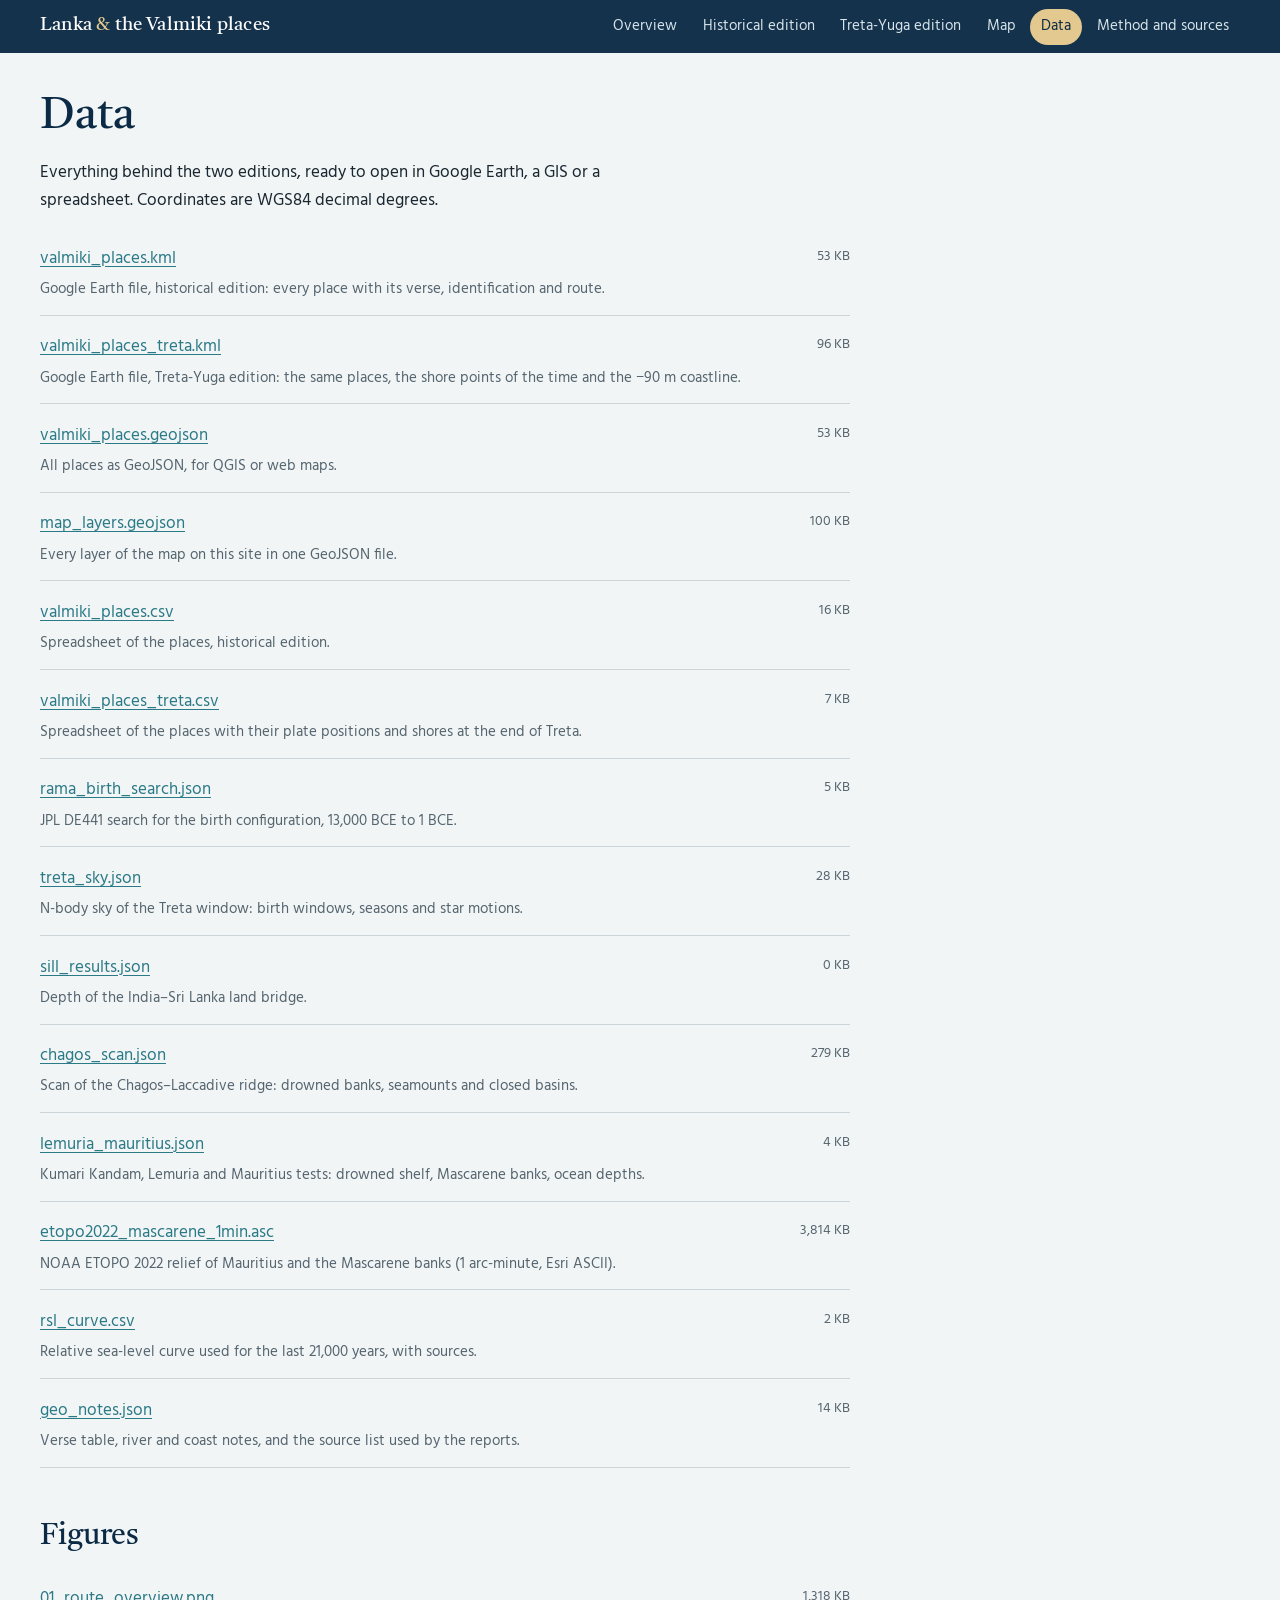
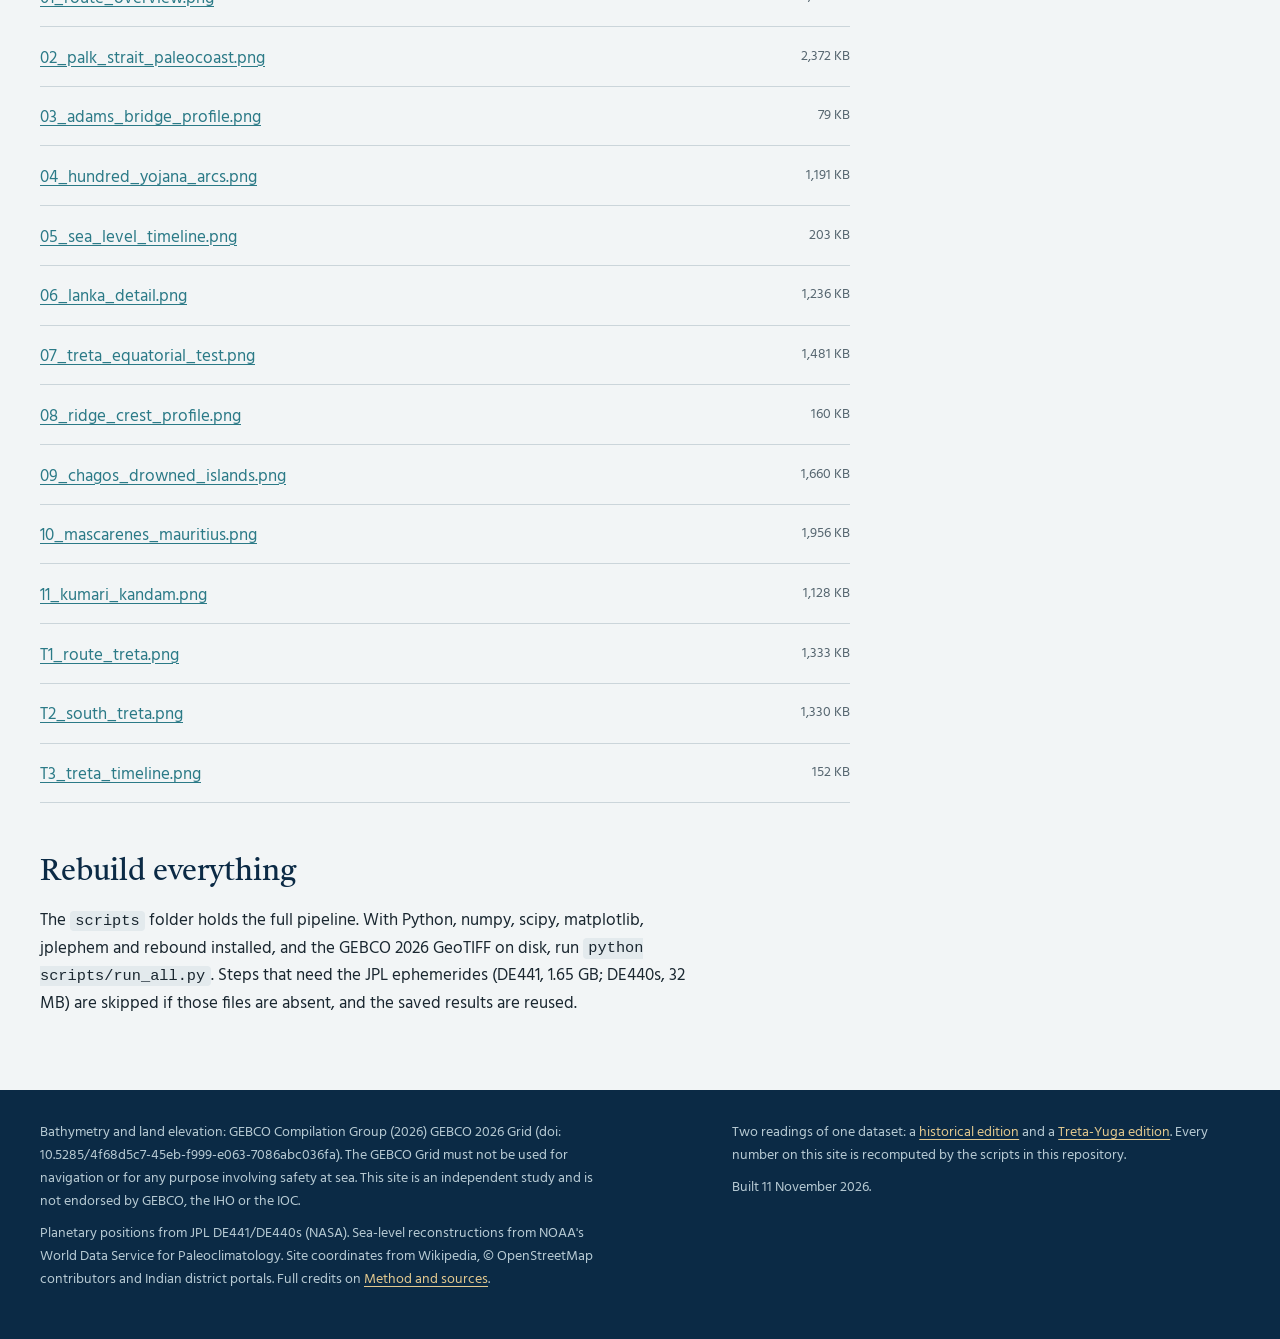
<file: data.html>
<!doctype html>
<html lang="en">
<head>
<meta charset="utf-8">
<meta name="viewport" content="width=device-width, initial-scale=1">
<meta name="color-scheme" content="light">
<meta name="description" content="Downloads: KML, GeoJSON and CSV of the places, and every computed result.">
<meta property="og:title" content="Data — Lanka and the places of the Valmiki Ramayana">
<meta property="og:description" content="Downloads: KML, GeoJSON and CSV of the places, and every computed result.">
<meta property="og:image" content="assets/og.png">
<title>Data — Lanka and the places of the Valmiki Ramayana</title>
<link rel="icon" href="assets/favicon.svg" type="image/svg+xml">
<link rel='preconnect' href='https://fonts.googleapis.com'><link rel='preconnect' href='https://fonts.gstatic.com' crossorigin><link href='https://fonts.googleapis.com/css2?family=Hind:wght@400;500;600&family=Tiro+Devanagari+Sanskrit&display=swap' rel='stylesheet'>
<link rel="stylesheet" href="assets/site.css?v=c55d9e6e4b">

</head>
<body class="">
<header class="topbar">
  <div class="topbar-inner">
    <a class="brand" href="index.html">Lanka <span>&amp;</span> the Valmiki places</a>
    <button class="nav-toggle" aria-expanded="false" aria-controls="site-nav">Menu</button>
    <nav class="nav" id="site-nav" aria-label="Site"><a href='index.html'>Overview</a><a href='report.html'>Historical edition</a><a href='report_treta_yuga.html'>Treta-Yuga edition</a><a href='map.html'>Map</a><a href='data.html' aria-current="page">Data</a><a href='about.html'>Method and sources</a></nav>
  </div>
</header>
<main><div class="wrap">
<h1>Data</h1>
<p>Everything behind the two editions, ready to open in Google Earth, a GIS or a spreadsheet. Coordinates are WGS84
decimal degrees.</p>
<ul class="downloads"><li><a href='data/valmiki_places.kml' download>valmiki_places.kml</a><span class='size'>53 KB</span><span class='what'>Google Earth file, historical edition: every place with its verse, identification and route.</span></li><li><a href='data/valmiki_places_treta.kml' download>valmiki_places_treta.kml</a><span class='size'>96 KB</span><span class='what'>Google Earth file, Treta-Yuga edition: the same places, the shore points of the time and the −90 m coastline.</span></li><li><a href='data/valmiki_places.geojson' download>valmiki_places.geojson</a><span class='size'>53 KB</span><span class='what'>All places as GeoJSON, for QGIS or web maps.</span></li><li><a href='data/map_layers.geojson' download>map_layers.geojson</a><span class='size'>100 KB</span><span class='what'>Every layer of the map on this site in one GeoJSON file.</span></li><li><a href='data/valmiki_places.csv' download>valmiki_places.csv</a><span class='size'>16 KB</span><span class='what'>Spreadsheet of the places, historical edition.</span></li><li><a href='data/valmiki_places_treta.csv' download>valmiki_places_treta.csv</a><span class='size'>7 KB</span><span class='what'>Spreadsheet of the places with their plate positions and shores at the end of Treta.</span></li><li><a href='data/rama_birth_search.json' download>rama_birth_search.json</a><span class='size'>5 KB</span><span class='what'>JPL DE441 search for the birth configuration, 13,000 BCE to 1 BCE.</span></li><li><a href='data/treta_sky.json' download>treta_sky.json</a><span class='size'>28 KB</span><span class='what'>N-body sky of the Treta window: birth windows, seasons and star motions.</span></li><li><a href='data/sill_results.json' download>sill_results.json</a><span class='size'>0 KB</span><span class='what'>Depth of the India–Sri Lanka land bridge.</span></li><li><a href='data/chagos_scan.json' download>chagos_scan.json</a><span class='size'>279 KB</span><span class='what'>Scan of the Chagos–Laccadive ridge: drowned banks, seamounts and closed basins.</span></li><li><a href='data/lemuria_mauritius.json' download>lemuria_mauritius.json</a><span class='size'>4 KB</span><span class='what'>Kumari Kandam, Lemuria and Mauritius tests: drowned shelf, Mascarene banks, ocean depths.</span></li><li><a href='data/etopo/etopo2022_mascarene_1min.asc' download>etopo2022_mascarene_1min.asc</a><span class='size'>3,814 KB</span><span class='what'>NOAA ETOPO 2022 relief of Mauritius and the Mascarene banks (1 arc-minute, Esri ASCII).</span></li><li><a href='data/rsl_curve.csv' download>rsl_curve.csv</a><span class='size'>2 KB</span><span class='what'>Relative sea-level curve used for the last 21,000 years, with sources.</span></li><li><a href='data/geo_notes.json' download>geo_notes.json</a><span class='size'>14 KB</span><span class='what'>Verse table, river and coast notes, and the source list used by the reports.</span></li></ul>
<h2>Figures</h2>
<ul class="downloads"><li><a href='maps/01_route_overview.png'>01_route_overview.png</a><span class='size'>1,318 KB</span></li><li><a href='maps/02_palk_strait_paleocoast.png'>02_palk_strait_paleocoast.png</a><span class='size'>2,372 KB</span></li><li><a href='maps/03_adams_bridge_profile.png'>03_adams_bridge_profile.png</a><span class='size'>79 KB</span></li><li><a href='maps/04_hundred_yojana_arcs.png'>04_hundred_yojana_arcs.png</a><span class='size'>1,191 KB</span></li><li><a href='maps/05_sea_level_timeline.png'>05_sea_level_timeline.png</a><span class='size'>203 KB</span></li><li><a href='maps/06_lanka_detail.png'>06_lanka_detail.png</a><span class='size'>1,236 KB</span></li><li><a href='maps/07_treta_equatorial_test.png'>07_treta_equatorial_test.png</a><span class='size'>1,481 KB</span></li><li><a href='maps/08_ridge_crest_profile.png'>08_ridge_crest_profile.png</a><span class='size'>160 KB</span></li><li><a href='maps/09_chagos_drowned_islands.png'>09_chagos_drowned_islands.png</a><span class='size'>1,660 KB</span></li><li><a href='maps/10_mascarenes_mauritius.png'>10_mascarenes_mauritius.png</a><span class='size'>1,956 KB</span></li><li><a href='maps/11_kumari_kandam.png'>11_kumari_kandam.png</a><span class='size'>1,128 KB</span></li><li><a href='maps/T1_route_treta.png'>T1_route_treta.png</a><span class='size'>1,333 KB</span></li><li><a href='maps/T2_south_treta.png'>T2_south_treta.png</a><span class='size'>1,330 KB</span></li><li><a href='maps/T3_treta_timeline.png'>T3_treta_timeline.png</a><span class='size'>152 KB</span></li></ul>
<h2>Rebuild everything</h2>
<p>The <code>scripts</code> folder holds the full pipeline. With Python, numpy, scipy, matplotlib, jplephem and rebound
installed, and the GEBCO 2026 GeoTIFF on disk, run <code>python scripts/run_all.py</code>. Steps that need the JPL
ephemerides (DE441, 1.65 GB; DE440s, 32 MB) are skipped if those files are absent, and the saved results are reused.</p>
</div></main>
<footer class="footer">
  <div class="footer-inner">
    <div>
      <p>Bathymetry and land elevation: GEBCO Compilation Group (2026) GEBCO 2026 Grid (doi: 10.5285/4f68d5c7-45eb-f999-e063-7086abc036fa). The GEBCO Grid must not be used for navigation
      or for any purpose involving safety at sea. This site is an independent study and is not endorsed by GEBCO,
      the IHO or the IOC.</p>
      <p>Planetary positions from JPL DE441/DE440s (NASA). Sea-level reconstructions from NOAA's World Data Service
      for Paleoclimatology. Site coordinates from Wikipedia, &copy; OpenStreetMap contributors and Indian district
      portals. Full credits on <a href="about.html">Method and sources</a>.</p>
    </div>
    <div>
      <p>Two readings of one dataset: a <a href="report.html">historical edition</a> and a
      <a href="report_treta_yuga.html">Treta-Yuga edition</a>. Every number on this site is recomputed by the scripts in
      this repository.</p>
      <p>Built 11 November 2026.</p>
    </div>
  </div>
</footer>
<script src='assets/site.js?v=b5991a657c' defer></script>
</body>
</html>
</file>
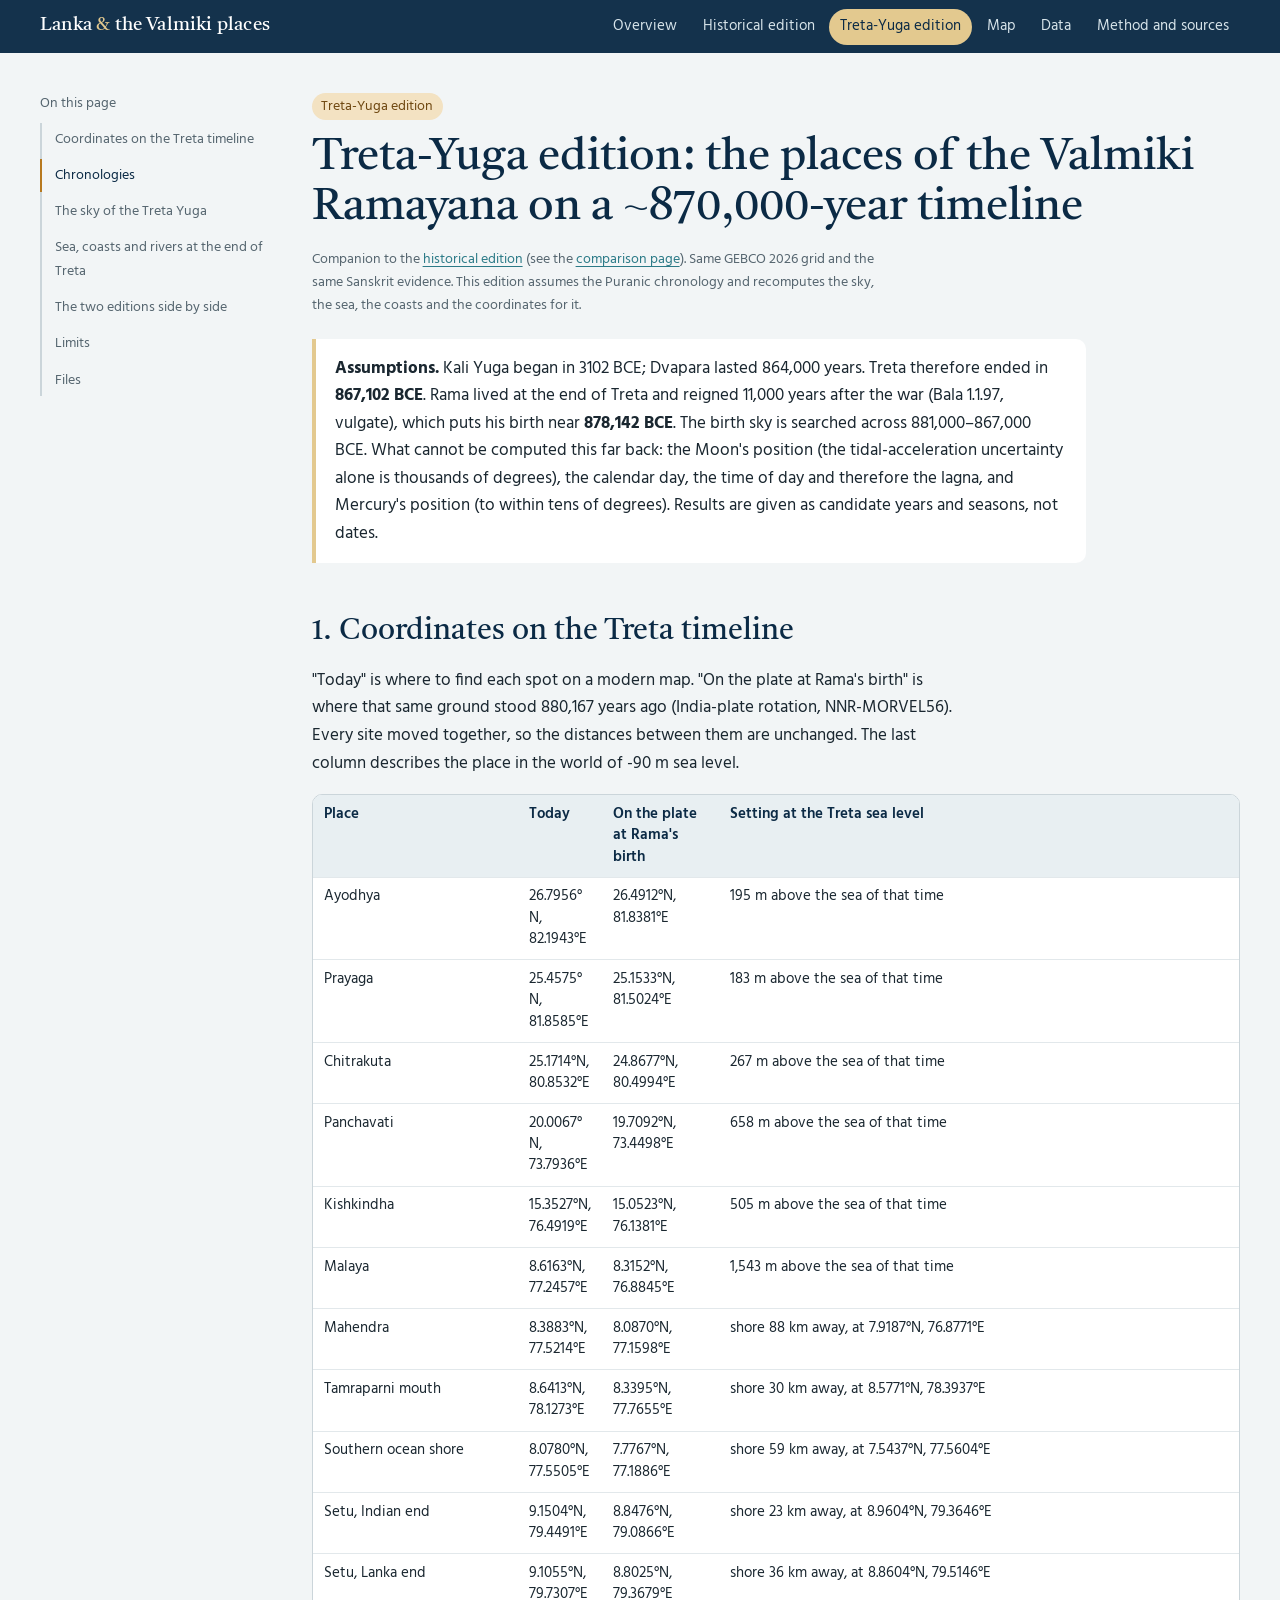
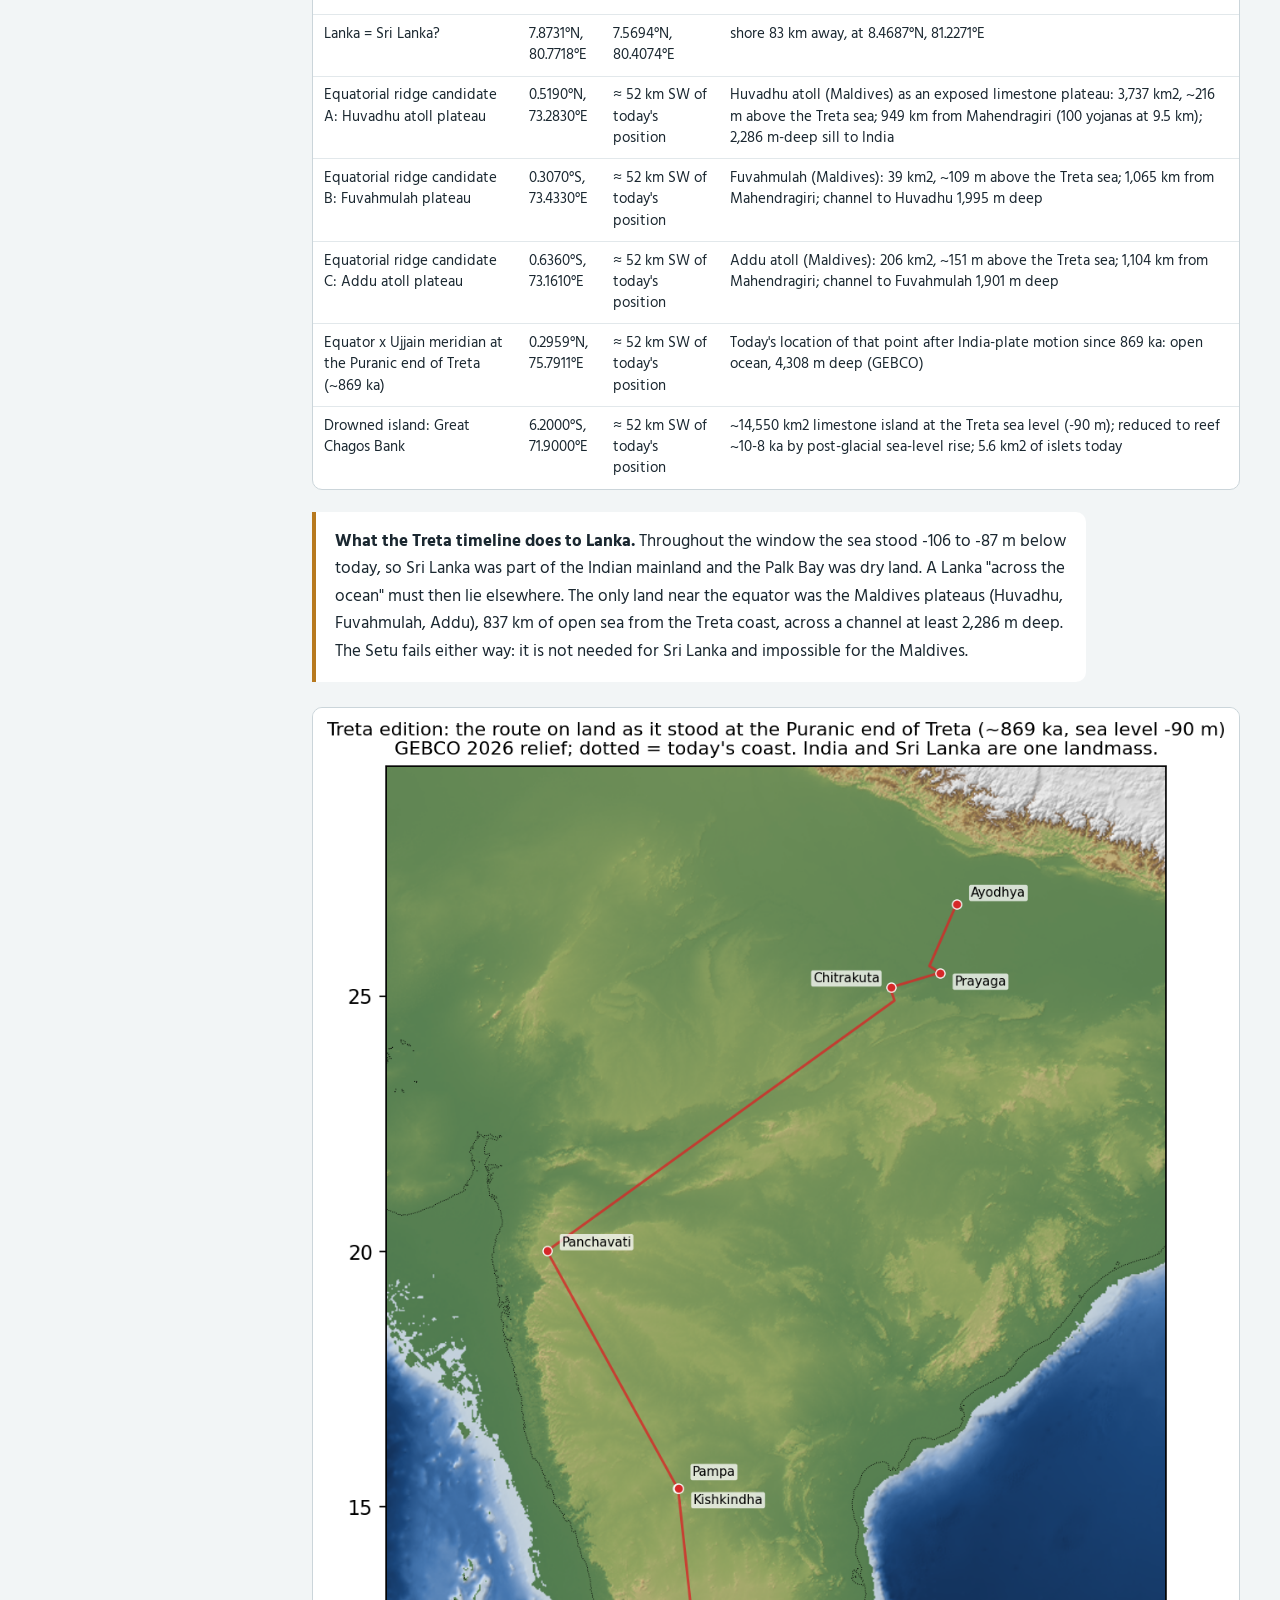
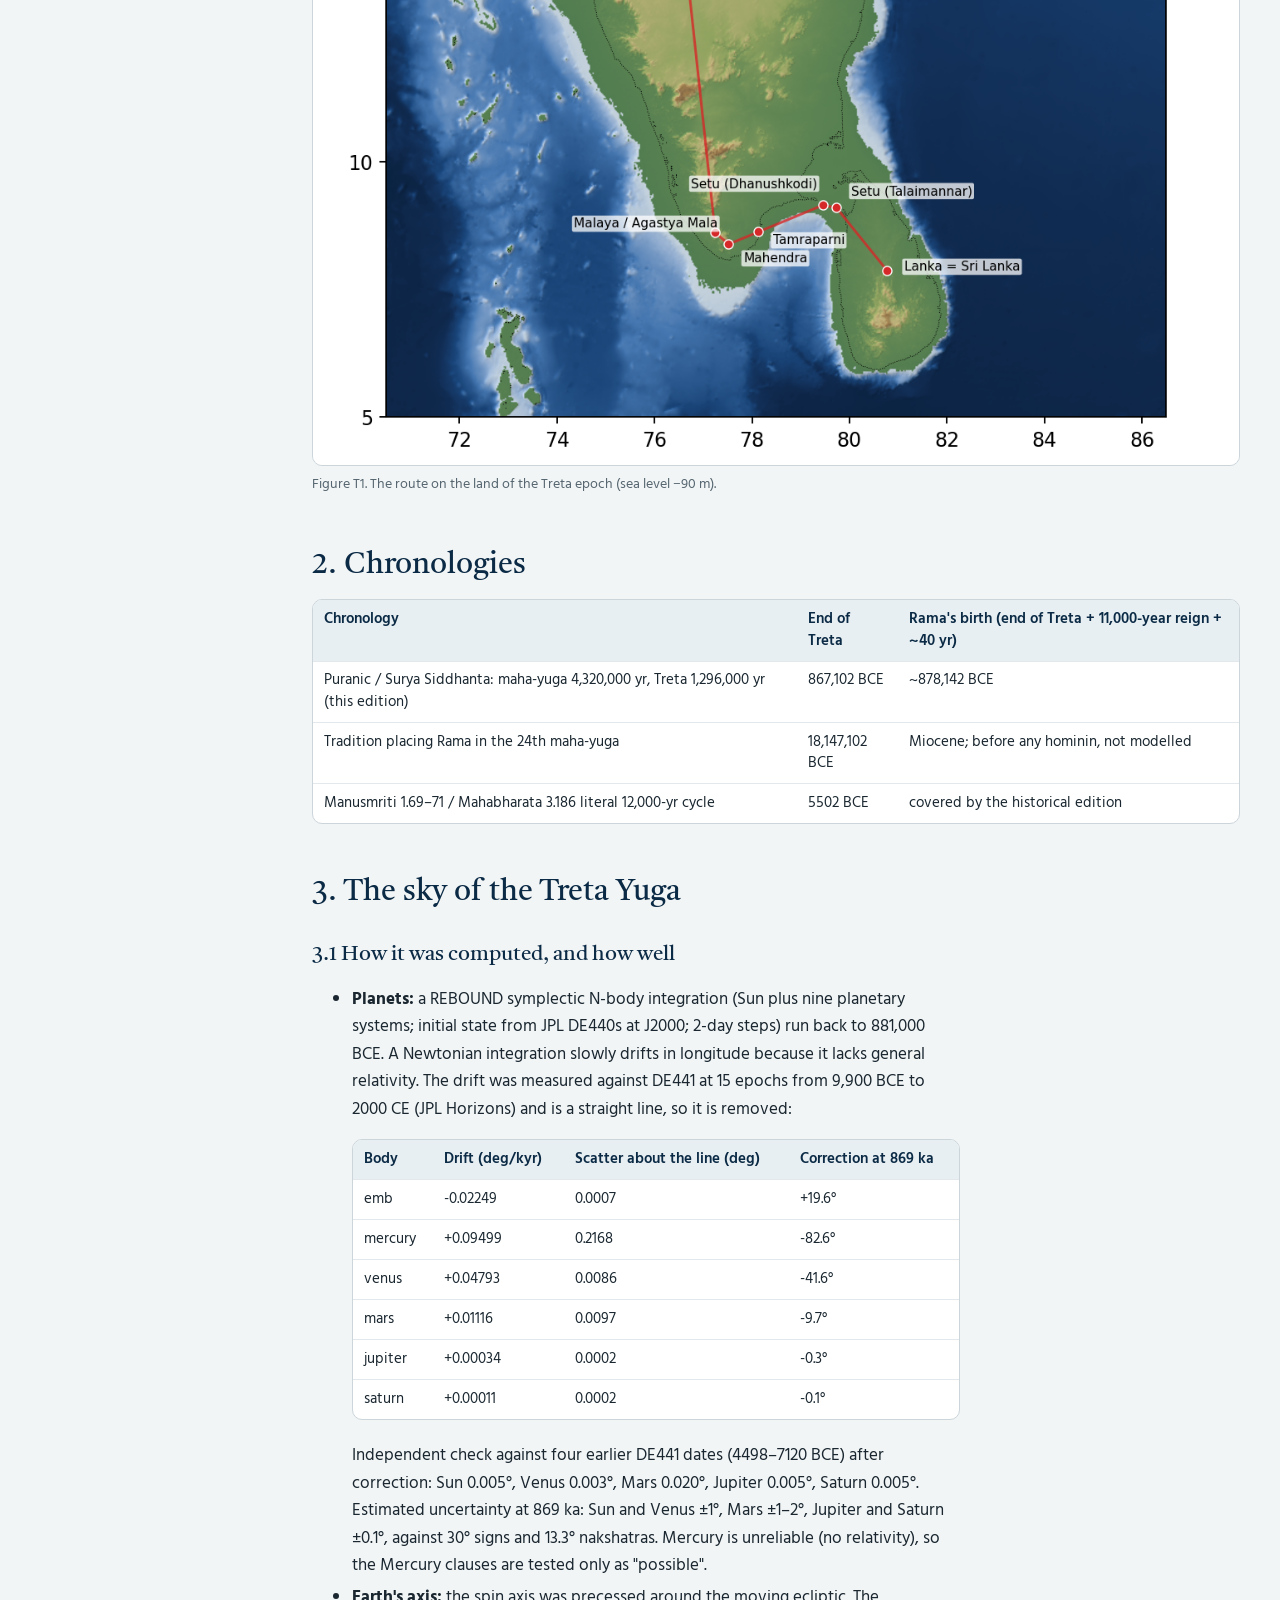
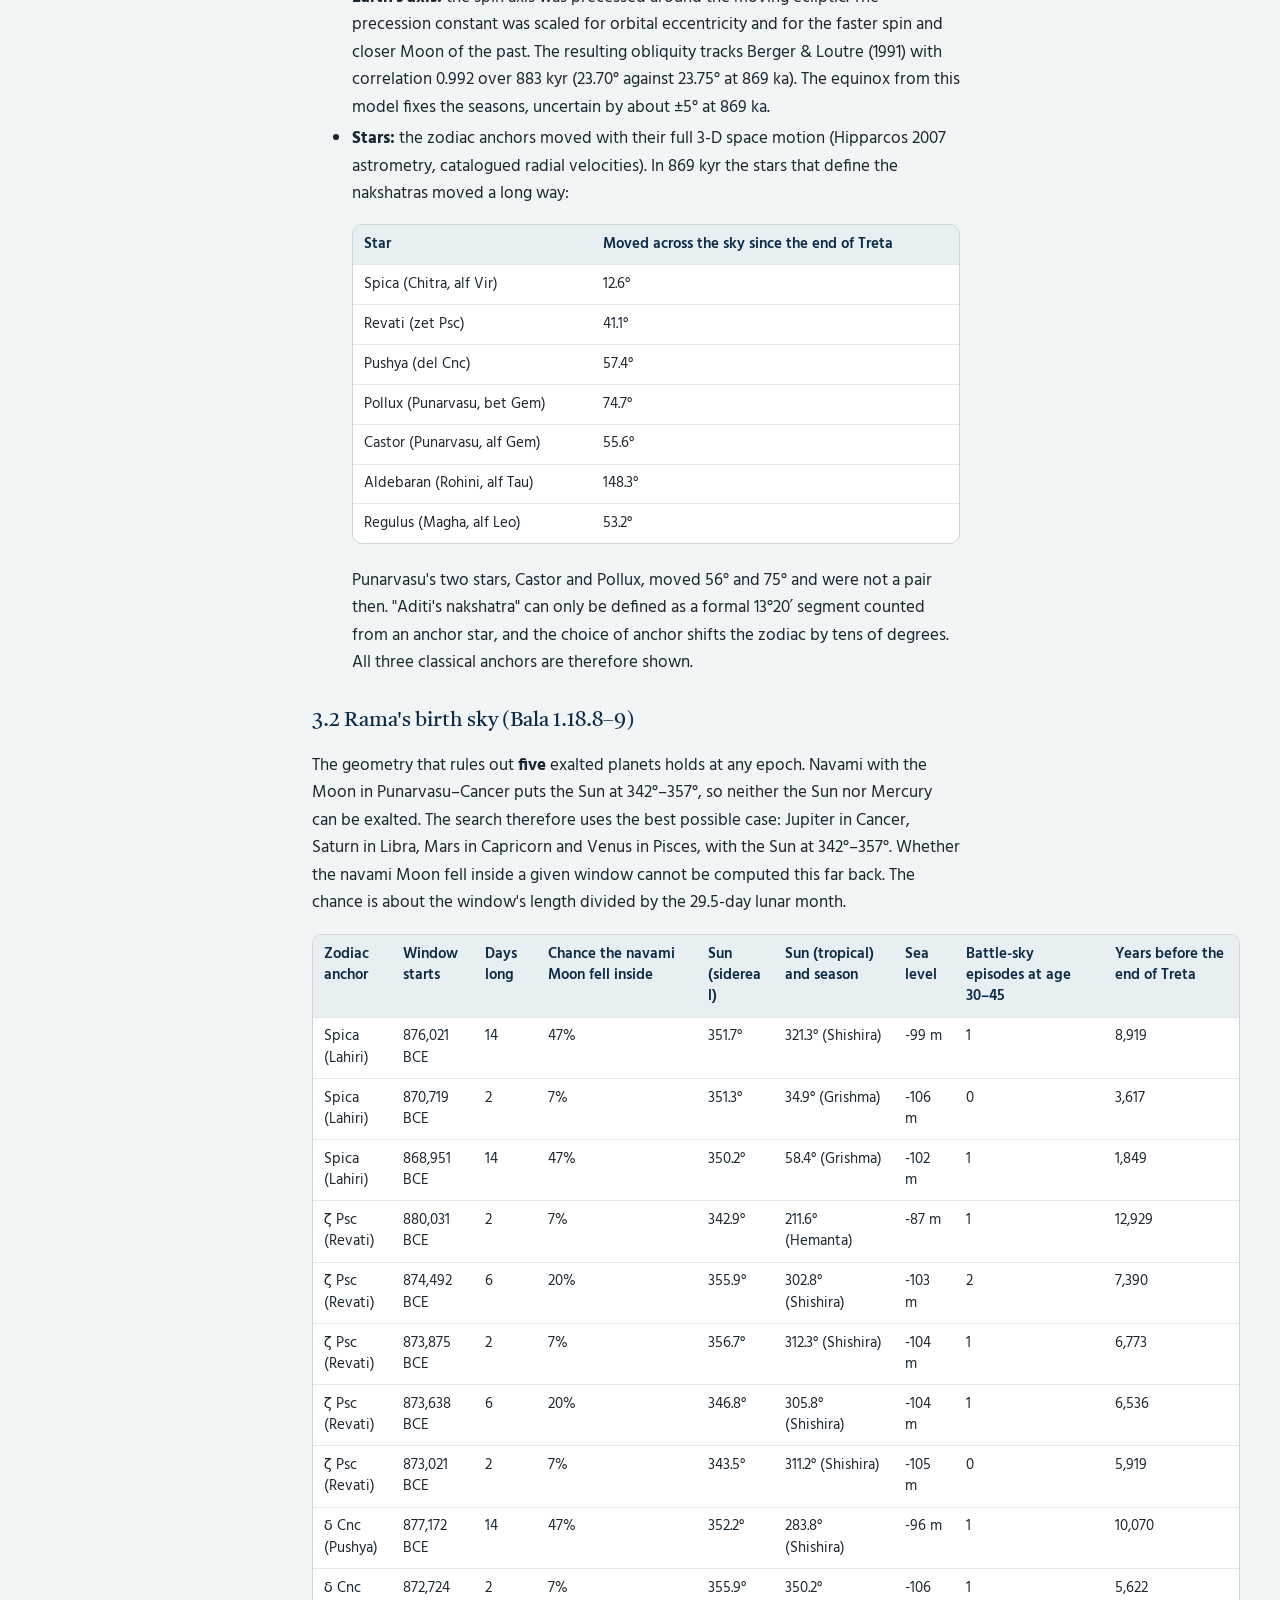
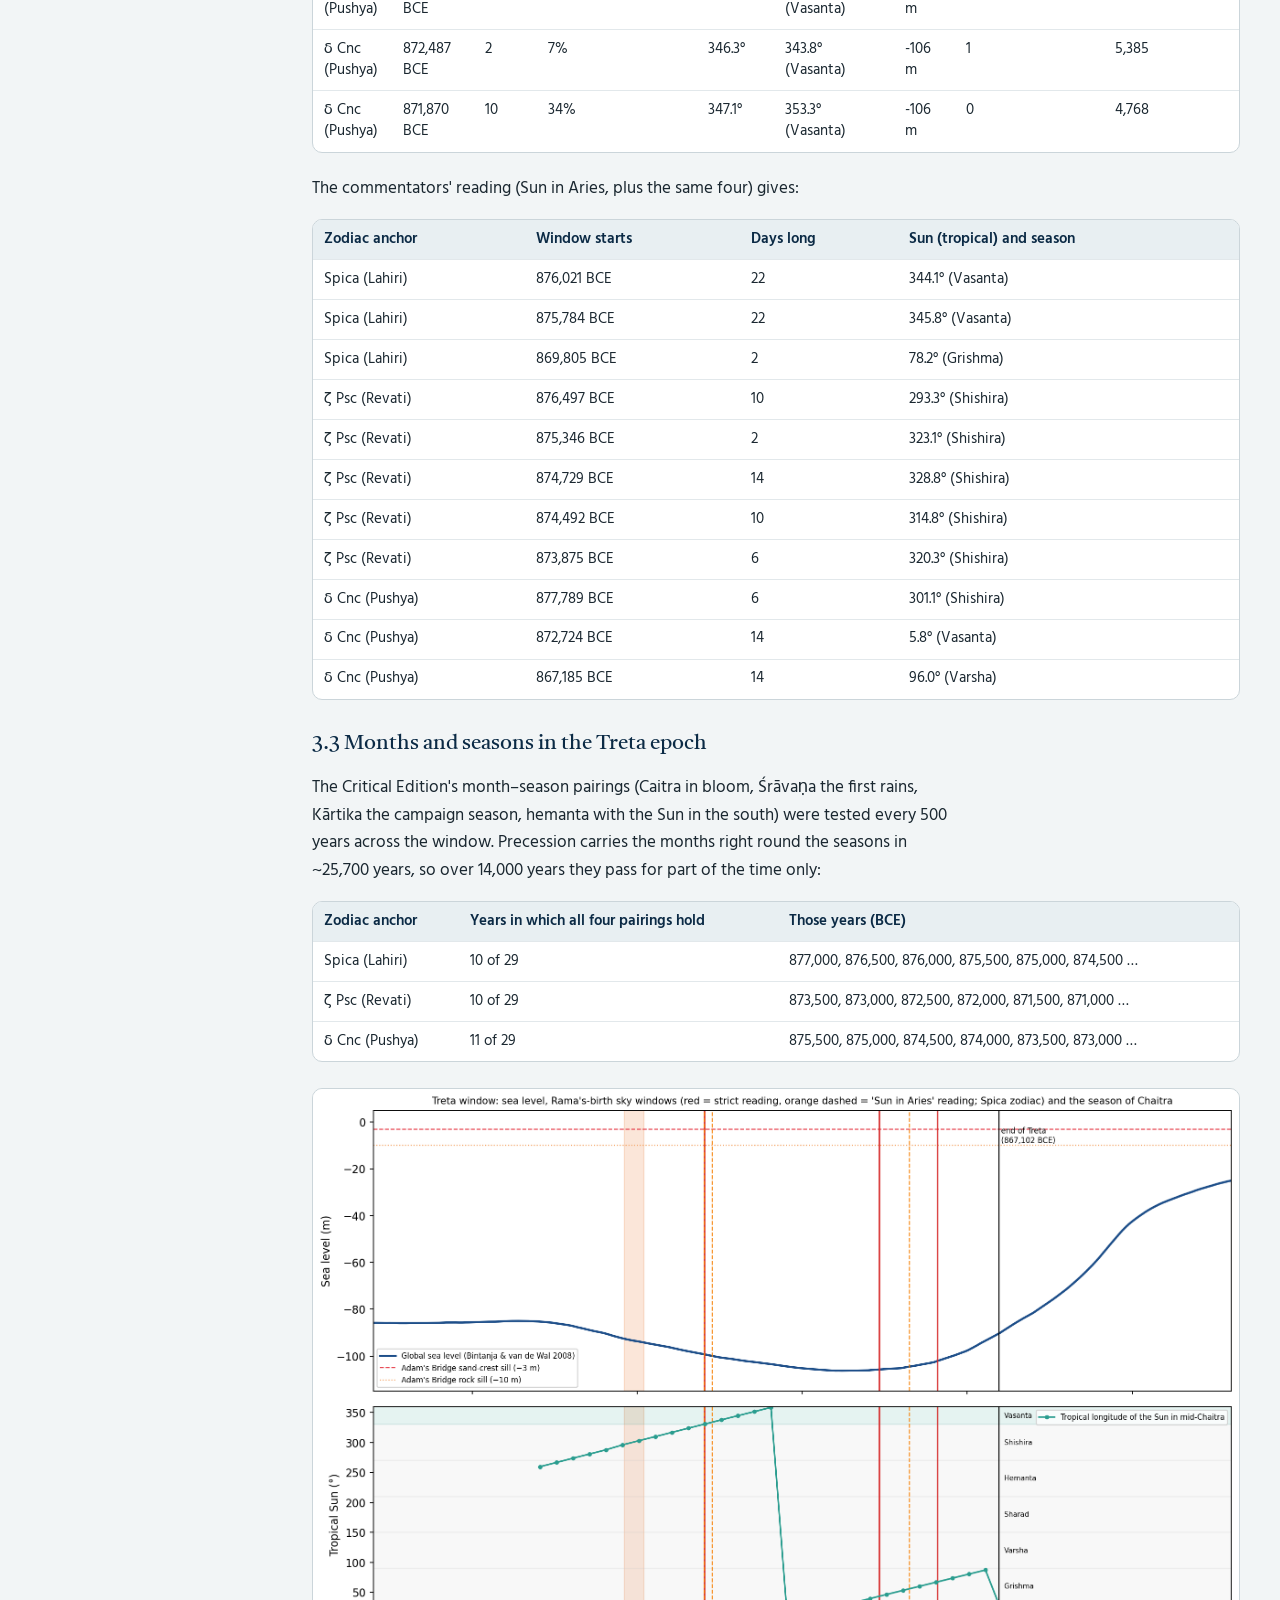
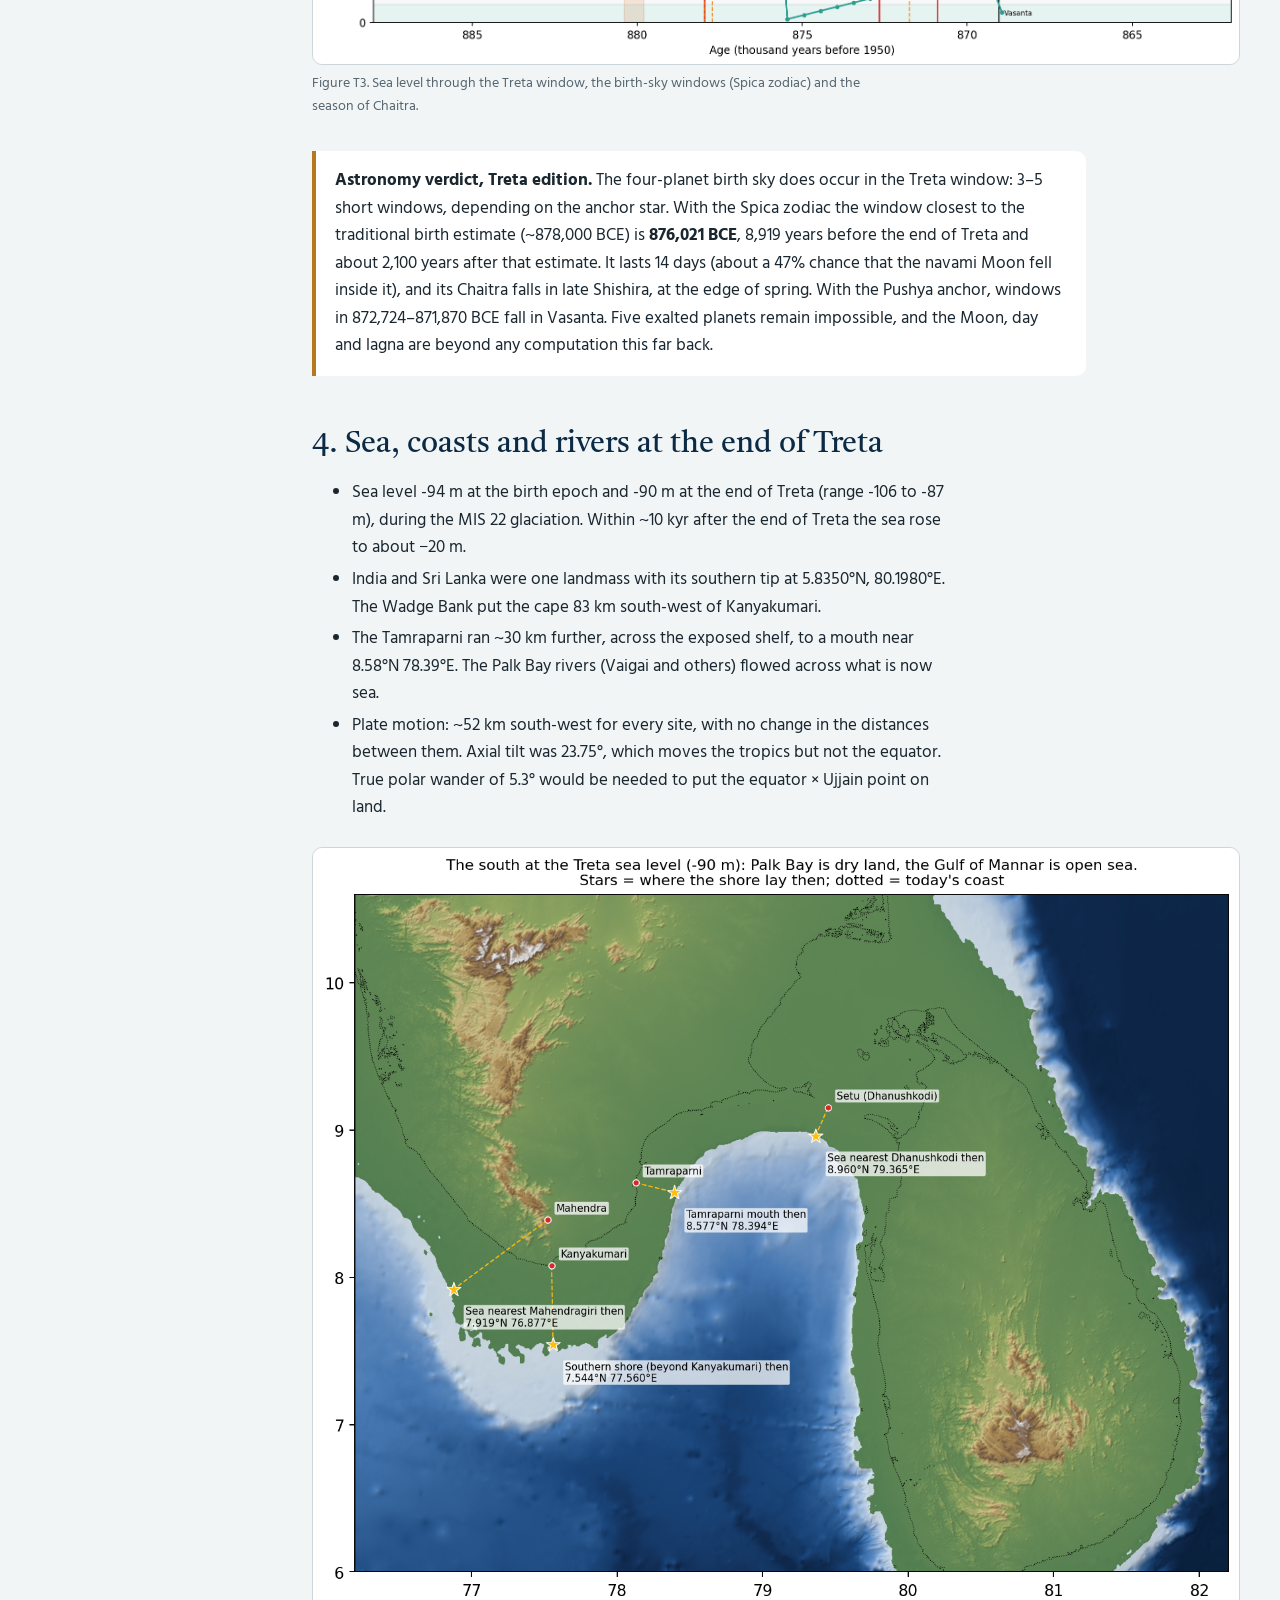
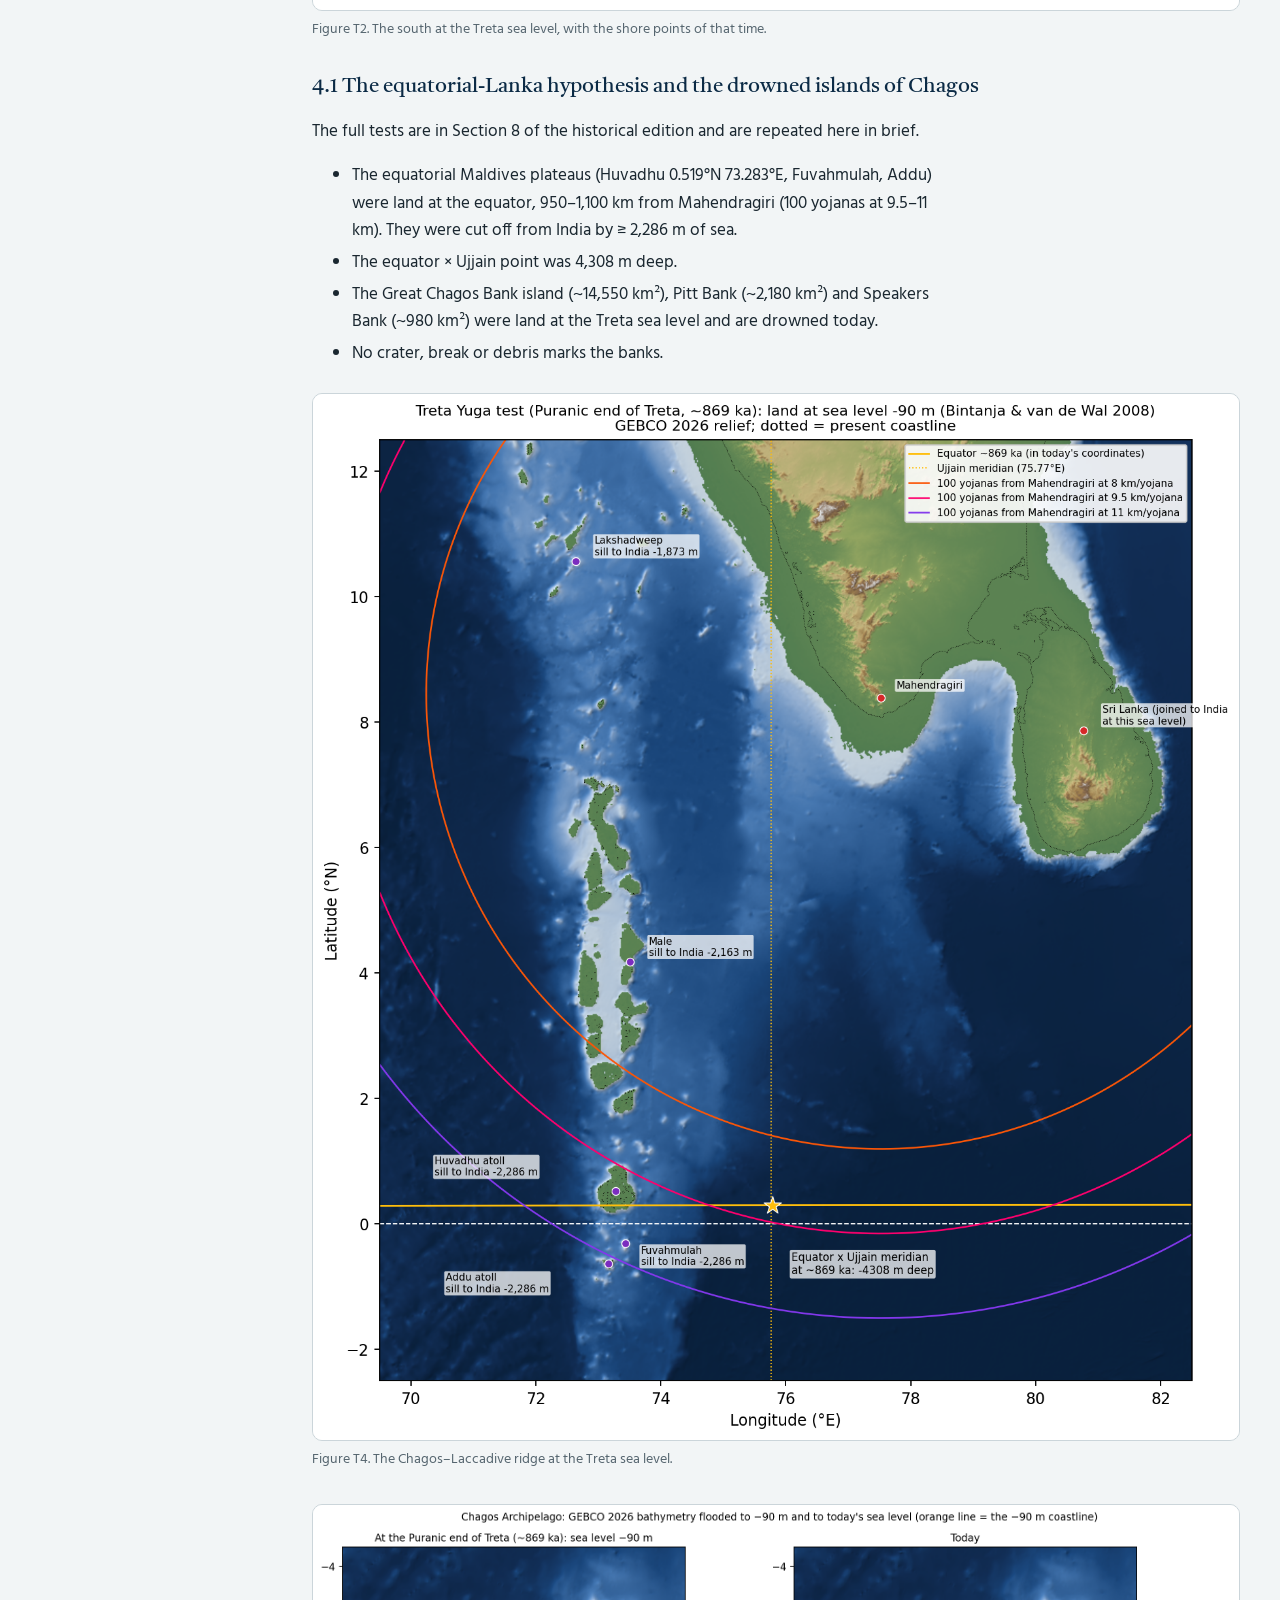
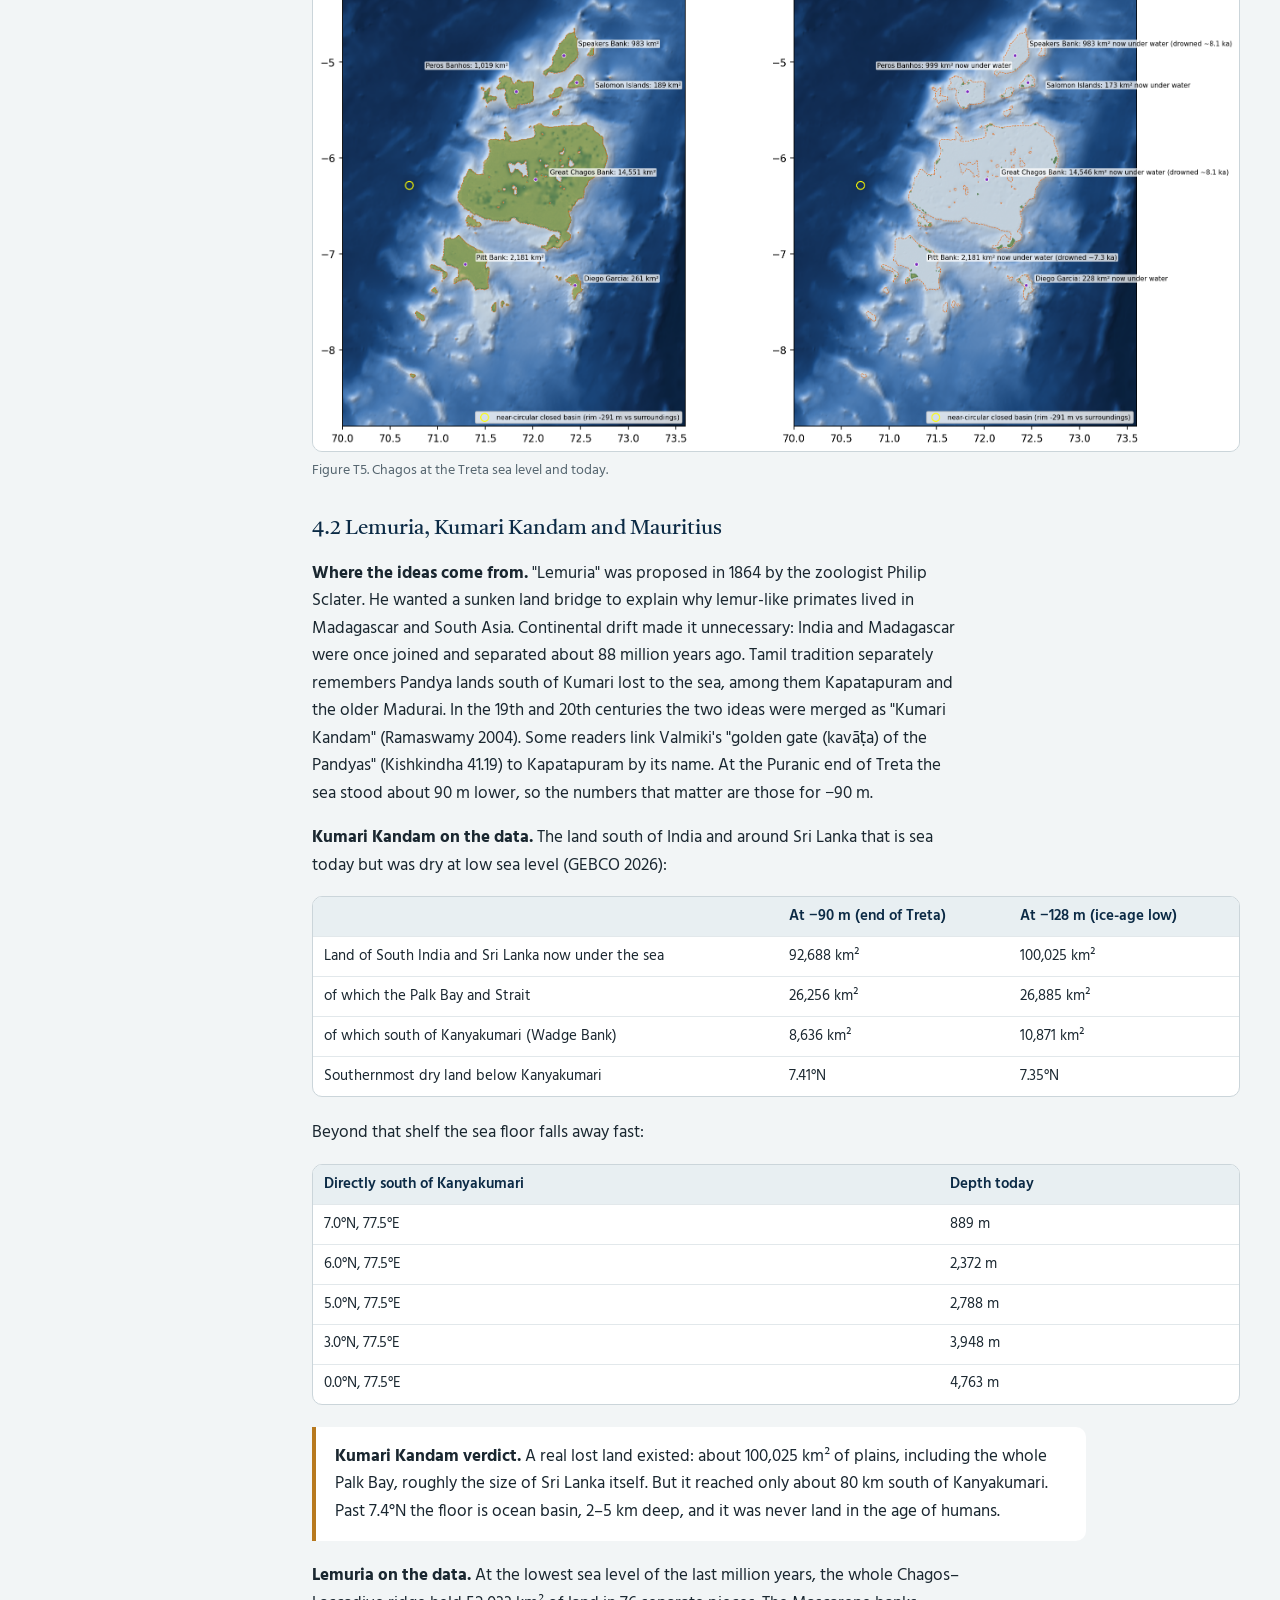
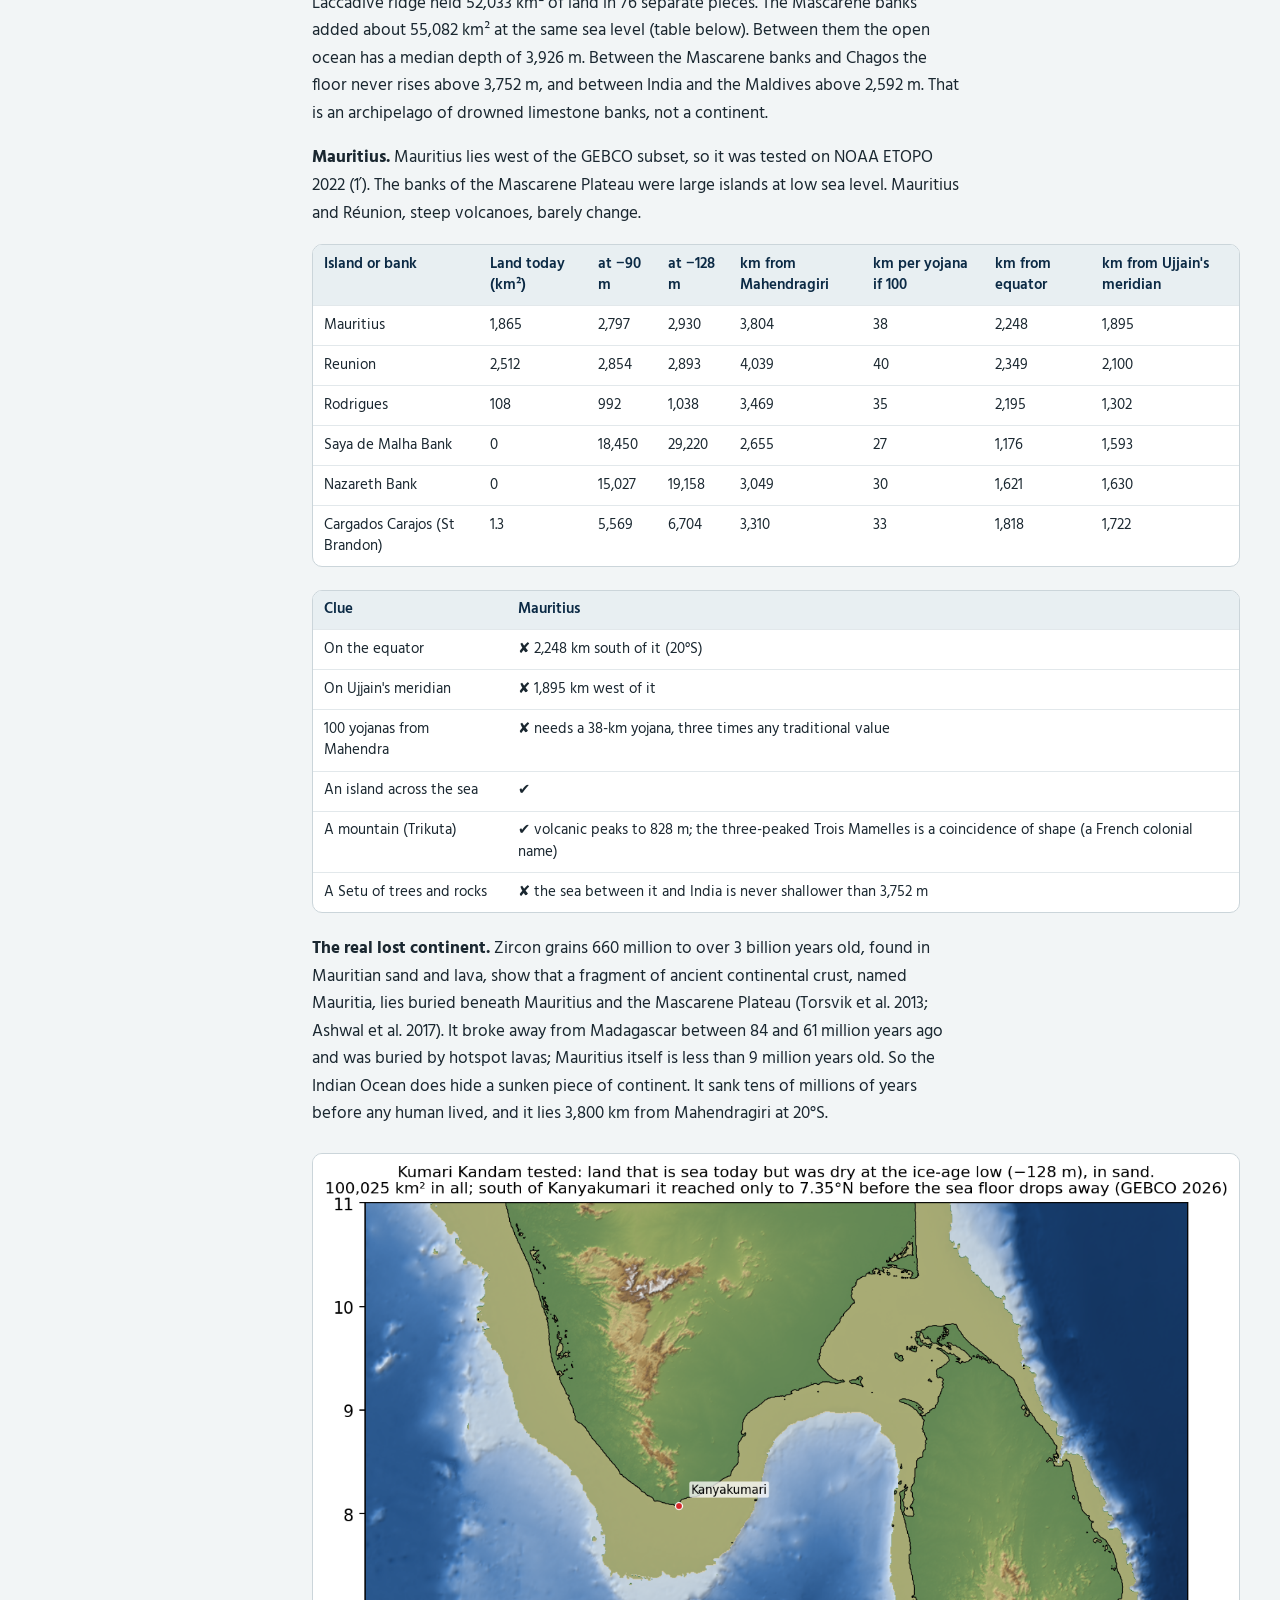
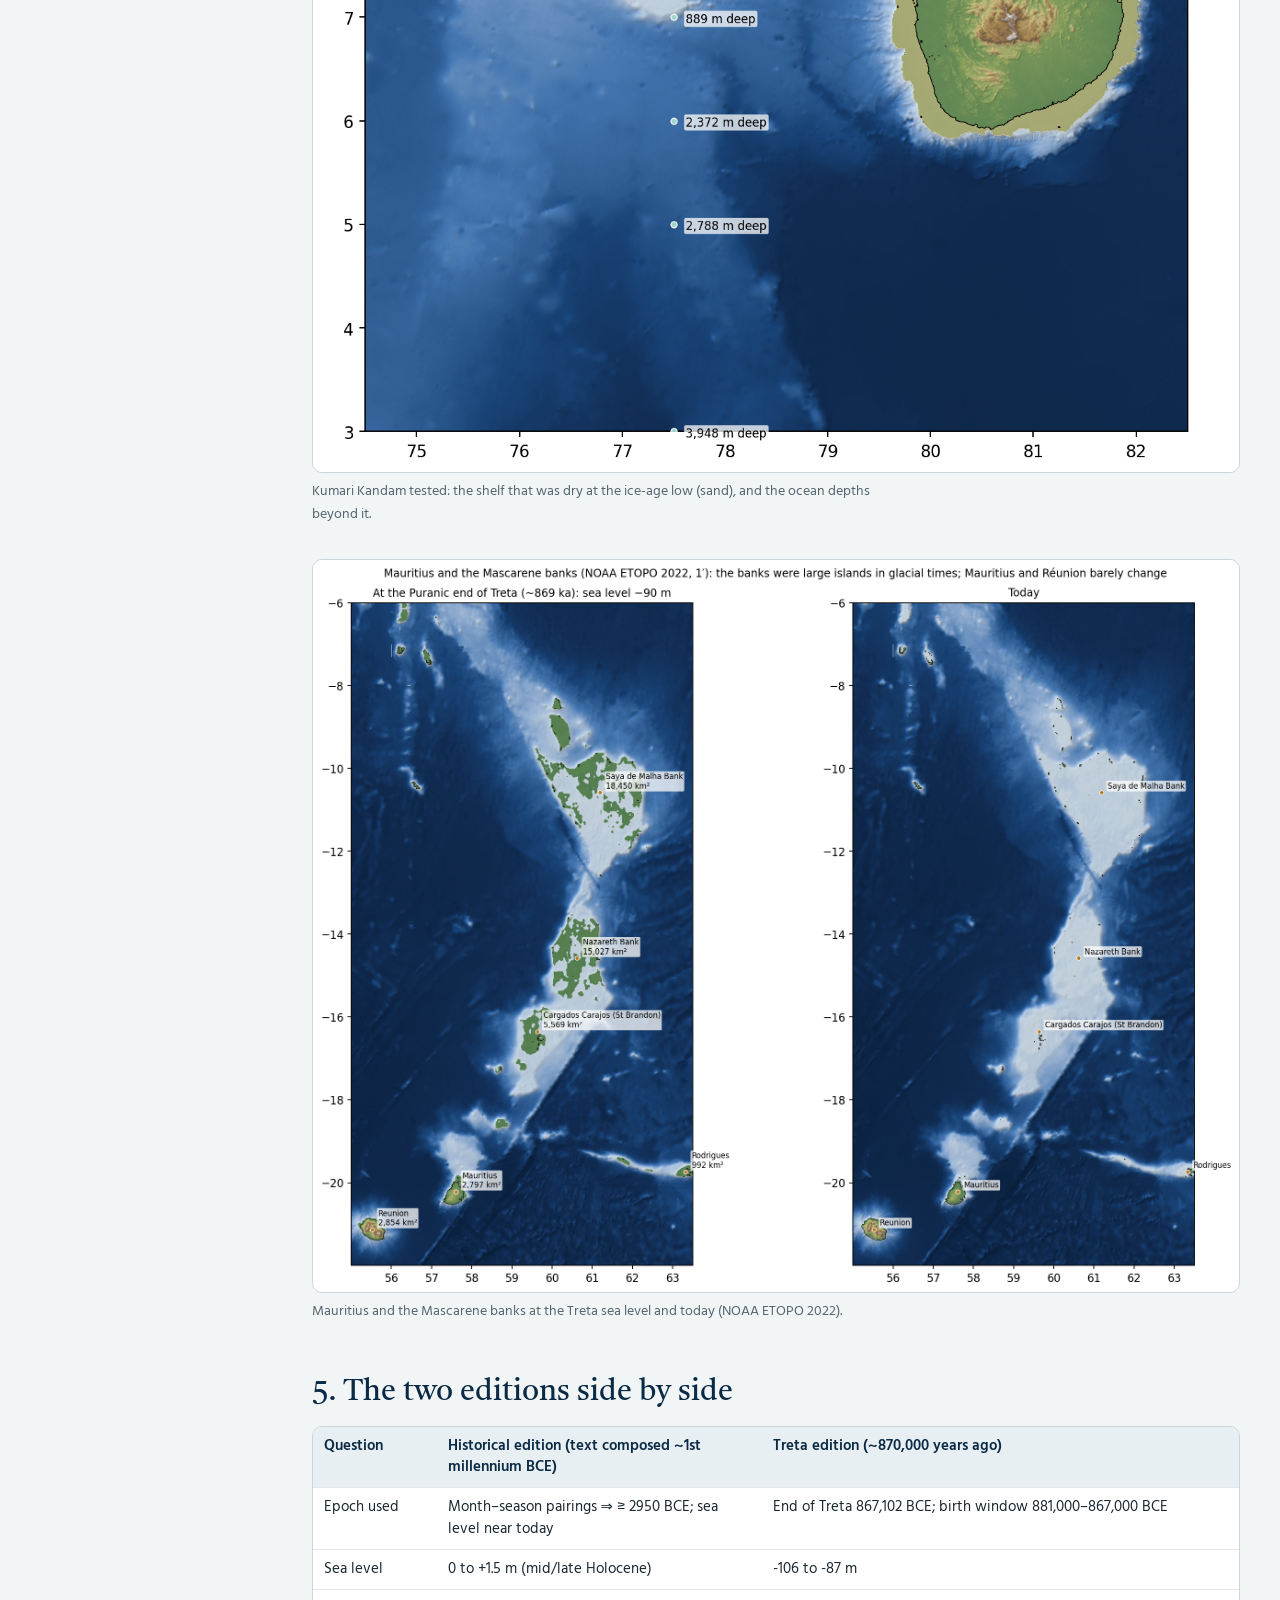
<file: report_treta_yuga.html>
<!doctype html>
<html lang="en">
<head>
<meta charset="utf-8">
<meta name="viewport" content="width=device-width, initial-scale=1">
<meta name="color-scheme" content="light">
<meta name="description" content="Treta-Yuga edition: the places of the Valmiki Ramayana on a ~870,000-year timeline, with N-body astronomy, glacial sea level and plate positions.">
<meta property="og:title" content="Valmiki Ramayana places — Treta-Yuga edition">
<meta property="og:description" content="Treta-Yuga edition: the places of the Valmiki Ramayana on a ~870,000-year timeline, with N-body astronomy, glacial sea level and plate positions.">
<meta property="og:image" content="assets/og.png">
<title>Valmiki Ramayana places — Treta-Yuga edition</title>
<link rel="icon" href="assets/favicon.svg" type="image/svg+xml">
<link rel='preconnect' href='https://fonts.googleapis.com'><link rel='preconnect' href='https://fonts.gstatic.com' crossorigin><link href='https://fonts.googleapis.com/css2?family=Hind:wght@400;500;600&family=Tiro+Devanagari+Sanskrit&display=swap' rel='stylesheet'>
<link rel="stylesheet" href="assets/site.css?v=c55d9e6e4b">

</head>
<body class="edition-treta">
<header class="topbar">
  <div class="topbar-inner">
    <a class="brand" href="index.html">Lanka <span>&amp;</span> the Valmiki places</a>
    <button class="nav-toggle" aria-expanded="false" aria-controls="site-nav">Menu</button>
    <nav class="nav" id="site-nav" aria-label="Site"><a href='index.html'>Overview</a><a href='report.html'>Historical edition</a><a href='report_treta_yuga.html' aria-current="page">Treta-Yuga edition</a><a href='map.html'>Map</a><a href='data.html'>Data</a><a href='about.html'>Method and sources</a></nav>
  </div>
</header>
<main class="edition-treta">
  <div class="wrap report-grid">
    <nav class="toc" aria-label="On this page"><p>On this page</p><ol></ol></nav>
    <article class="report-body"><span class="edition-badge">Treta-Yuga edition</span>
      <details class="toc-mobile"><summary>On this page</summary><ol></ol></details>
<h1>Treta-Yuga edition: the places of the Valmiki Ramayana on a ~870,000-year timeline</h1>
<p class="small">Companion to the <a href="report.html">historical edition</a> (see the <a href="index.html">comparison page</a>).
Same GEBCO 2026 grid and the same Sanskrit evidence. This edition assumes the Puranic chronology and recomputes the sky,
the sea, the coasts and the coordinates for it.</p>
<div class="note"><b>Assumptions.</b> Kali Yuga began in 3102 BCE; Dvapara lasted 864,000 years. Treta therefore ended in
<b>867,102 BCE</b>. Rama lived at the end of Treta and reigned 11,000 years after the war (Bala 1.1.97,
vulgate), which puts his birth near <b>878,142 BCE</b>. The birth sky is searched across
881,000–867,000 BCE. What cannot be computed this far back: the Moon's position (the
tidal-acceleration uncertainty alone is thousands of degrees), the calendar day, the time of day and therefore the lagna,
and Mercury's position (to within tens of degrees). Results are given as candidate years and seasons, not dates.</div>

<h2>1. Coordinates on the Treta timeline</h2>
<p>"Today" is where to find each spot on a modern map. "On the plate at Rama's birth" is where that same ground stood
880,167 years ago (India-plate rotation, NNR-MORVEL56). Every site moved together, so the distances
between them are unchanged. The last column describes the place in the world of -90 m sea level.</p>
<table class=""><thead><tr><th>Place</th><th>Today</th><th>On the plate at Rama&#x27;s birth</th><th>Setting at the Treta sea level</th></tr></thead><tbody><tr><td>Ayodhya</td><td>26.7956°N, 82.1943°E</td><td>26.4912°N, 81.8381°E</td><td>195 m above the sea of that time</td></tr><tr><td>Prayaga</td><td>25.4575°N, 81.8585°E</td><td>25.1533°N, 81.5024°E</td><td>183 m above the sea of that time</td></tr><tr><td>Chitrakuta</td><td>25.1714°N, 80.8532°E</td><td>24.8677°N, 80.4994°E</td><td>267 m above the sea of that time</td></tr><tr><td>Panchavati</td><td>20.0067°N, 73.7936°E</td><td>19.7092°N, 73.4498°E</td><td>658 m above the sea of that time</td></tr><tr><td>Kishkindha</td><td>15.3527°N, 76.4919°E</td><td>15.0523°N, 76.1381°E</td><td>505 m above the sea of that time</td></tr><tr><td>Malaya</td><td>8.6163°N, 77.2457°E</td><td>8.3152°N, 76.8845°E</td><td>1,543 m above the sea of that time</td></tr><tr><td>Mahendra</td><td>8.3883°N, 77.5214°E</td><td>8.0870°N, 77.1598°E</td><td>shore 88 km away, at 7.9187°N, 76.8771°E</td></tr><tr><td>Tamraparni mouth</td><td>8.6413°N, 78.1273°E</td><td>8.3395°N, 77.7655°E</td><td>shore 30 km away, at 8.5771°N, 78.3937°E</td></tr><tr><td>Southern ocean shore</td><td>8.0780°N, 77.5505°E</td><td>7.7767°N, 77.1886°E</td><td>shore 59 km away, at 7.5437°N, 77.5604°E</td></tr><tr><td>Setu, Indian end</td><td>9.1504°N, 79.4491°E</td><td>8.8476°N, 79.0866°E</td><td>shore 23 km away, at 8.9604°N, 79.3646°E</td></tr><tr><td>Setu, Lanka end</td><td>9.1055°N, 79.7307°E</td><td>8.8025°N, 79.3679°E</td><td>shore 36 km away, at 8.8604°N, 79.5146°E</td></tr><tr><td>Lanka = Sri Lanka?</td><td>7.8731°N, 80.7718°E</td><td>7.5694°N, 80.4074°E</td><td>shore 83 km away, at 8.4687°N, 81.2271°E</td></tr><tr><td>Equatorial ridge candidate A: Huvadhu atoll plateau</td><td>0.5190°N, 73.2830°E</td><td>≈ 52 km SW of today's position</td><td>Huvadhu atoll (Maldives) as an exposed limestone plateau: 3,737 km2, ~216 m above the Treta sea; 949 km from Mahendragiri (100 yojanas at 9.5 km); 2,286 m-deep sill to India</td></tr><tr><td>Equatorial ridge candidate B: Fuvahmulah plateau</td><td>0.3070°S, 73.4330°E</td><td>≈ 52 km SW of today's position</td><td>Fuvahmulah (Maldives): 39 km2, ~109 m above the Treta sea; 1,065 km from Mahendragiri; channel to Huvadhu 1,995 m deep</td></tr><tr><td>Equatorial ridge candidate C: Addu atoll plateau</td><td>0.6360°S, 73.1610°E</td><td>≈ 52 km SW of today's position</td><td>Addu atoll (Maldives): 206 km2, ~151 m above the Treta sea; 1,104 km from Mahendragiri; channel to Fuvahmulah 1,901 m deep</td></tr><tr><td>Equator x Ujjain meridian at the Puranic end of Treta (~869 ka)</td><td>0.2959°N, 75.7911°E</td><td>≈ 52 km SW of today's position</td><td>Today&#x27;s location of that point after India-plate motion since 869 ka: open ocean, 4,308 m deep (GEBCO)</td></tr><tr><td>Drowned island: Great Chagos Bank</td><td>6.2000°S, 71.9000°E</td><td>≈ 52 km SW of today's position</td><td>~14,550 km2 limestone island at the Treta sea level (-90 m); reduced to reef ~10-8 ka by post-glacial sea-level rise; 5.6 km2 of islets today</td></tr></tbody></table>
<div class="key"><b>What the Treta timeline does to Lanka.</b> Throughout the window the sea stood
-106 to -87 m below
today, so Sri Lanka was part of the Indian mainland and the Palk Bay was dry land. A Lanka "across the ocean" must then
lie elsewhere. The only land near the equator was the Maldives plateaus (Huvadhu, Fuvahmulah, Addu), 837 km of open sea
from the Treta coast, across a channel at least 2,286 m deep. The Setu fails either way: it is not needed for Sri Lanka
and impossible for the Maldives.</div>
<figure><a href="maps/T1_route_treta.png" target="_blank" rel="noopener"><img src="maps/T1_route_treta.png" alt="Figure T1. The route on the land of the Treta epoch (sea level −90 m)." loading="lazy"/></a><figcaption>Figure T1. The route on the land of the Treta epoch (sea level −90 m).</figcaption></figure>

<h2>2. Chronologies</h2>
<table class=""><thead><tr><th>Chronology</th><th>End of Treta</th><th>Rama&#x27;s birth (end of Treta + 11,000-year reign + ~40 yr)</th></tr></thead><tbody><tr><td>Puranic / Surya Siddhanta: maha-yuga 4,320,000 yr, Treta 1,296,000 yr (this edition)</td><td>867,102 BCE</td><td>~878,142 BCE</td></tr><tr><td>Tradition placing Rama in the 24th maha-yuga</td><td>18,147,102 BCE</td><td>Miocene; before any hominin, not modelled</td></tr><tr><td>Manusmriti 1.69–71 / Mahabharata 3.186 literal 12,000-yr cycle</td><td>5502 BCE</td><td>covered by the historical edition</td></tr></tbody></table>

<h2>3. The sky of the Treta Yuga</h2>
<h3>3.1 How it was computed, and how well</h3>
<ul>
<li><b>Planets:</b> a REBOUND symplectic N-body integration (Sun plus nine planetary systems; initial state from JPL DE440s at
J2000; 2-day steps) run back to 881,000 BCE. A Newtonian integration slowly drifts in longitude because it
lacks general relativity. The drift was measured against DE441 at 15 epochs from 9,900 BCE to 2000 CE (JPL Horizons) and
is a straight line, so it is removed:
<table class=""><thead><tr><th>Body</th><th>Drift (deg/kyr)</th><th>Scatter about the line (deg)</th><th>Correction at 869 ka</th></tr></thead><tbody><tr><td>emb</td><td>-0.02249</td><td>0.0007</td><td>+19.6°</td></tr><tr><td>mercury</td><td>+0.09499</td><td>0.2168</td><td>-82.6°</td></tr><tr><td>venus</td><td>+0.04793</td><td>0.0086</td><td>-41.6°</td></tr><tr><td>mars</td><td>+0.01116</td><td>0.0097</td><td>-9.7°</td></tr><tr><td>jupiter</td><td>+0.00034</td><td>0.0002</td><td>-0.3°</td></tr><tr><td>saturn</td><td>+0.00011</td><td>0.0002</td><td>-0.1°</td></tr></tbody></table>
Independent check against four earlier DE441 dates (4498–7120 BCE) after correction: Sun 0.005°, Venus
0.003°, Mars 0.020°, Jupiter 0.005°, Saturn 0.005°. Estimated
uncertainty at 869 ka: Sun and Venus ±1°, Mars ±1–2°, Jupiter and Saturn ±0.1°, against 30° signs and 13.3°
nakshatras. Mercury is unreliable (no relativity), so the Mercury clauses are tested only as "possible".</li>
<li><b>Earth's axis:</b> the spin axis was precessed around the moving ecliptic. The precession constant was scaled for
orbital eccentricity and for the faster spin and closer Moon of the past. The resulting obliquity tracks Berger &amp;
Loutre (1991) with correlation 0.992 over 883 kyr (23.70° against
23.75° at 869 ka). The equinox from this model fixes the seasons, uncertain by about ±5° at 869 ka.</li>
<li><b>Stars:</b> the zodiac anchors moved with their full 3-D space motion (Hipparcos 2007 astrometry, catalogued radial
velocities). In 869 kyr the stars that define the nakshatras moved a long way:
<table class=""><thead><tr><th>Star</th><th>Moved across the sky since the end of Treta</th></tr></thead><tbody><tr><td>Spica (Chitra, alf Vir)</td><td>12.6°</td></tr><tr><td>Revati (zet Psc)</td><td>41.1°</td></tr><tr><td>Pushya (del Cnc)</td><td>57.4°</td></tr><tr><td>Pollux (Punarvasu, bet Gem)</td><td>74.7°</td></tr><tr><td>Castor (Punarvasu, alf Gem)</td><td>55.6°</td></tr><tr><td>Aldebaran (Rohini, alf Tau)</td><td>148.3°</td></tr><tr><td>Regulus (Magha, alf Leo)</td><td>53.2°</td></tr></tbody></table>
Punarvasu's two stars, Castor and Pollux, moved 56° and 75° and were not a pair then. "Aditi's nakshatra" can only be
defined as a formal 13°20′ segment counted from an anchor star, and the choice of anchor shifts the zodiac by tens of
degrees. All three classical anchors are therefore shown.</li>
</ul>
<h3>3.2 Rama's birth sky (Bala 1.18.8–9)</h3>
<p>The geometry that rules out <b>five</b> exalted planets holds at any epoch. Navami with the Moon in Punarvasu–Cancer puts
the Sun at 342°–357°, so neither the Sun nor Mercury can be exalted. The search therefore uses the best possible case:
Jupiter in Cancer, Saturn in Libra, Mars in Capricorn and Venus in Pisces, with the Sun at 342°–357°. Whether the navami
Moon fell inside a given window cannot be computed this far back. The chance is about the window's length divided by the
29.5-day lunar month.</p>
<table class=""><thead><tr><th>Zodiac anchor</th><th>Window starts</th><th>Days long</th><th>Chance the navami Moon fell inside</th><th>Sun (sidereal)</th><th>Sun (tropical) and season</th><th>Sea level</th><th>Battle-sky episodes at age 30–45</th><th>Years before the end of Treta</th></tr></thead><tbody><tr><td>Spica (Lahiri)</td><td>876,021 BCE</td><td>14</td><td>47%</td><td>351.7°</td><td>321.3° (Shishira)</td><td>-99 m</td><td>1</td><td>8,919</td></tr><tr><td>Spica (Lahiri)</td><td>870,719 BCE</td><td>2</td><td>7%</td><td>351.3°</td><td>34.9° (Grishma)</td><td>-106 m</td><td>0</td><td>3,617</td></tr><tr><td>Spica (Lahiri)</td><td>868,951 BCE</td><td>14</td><td>47%</td><td>350.2°</td><td>58.4° (Grishma)</td><td>-102 m</td><td>1</td><td>1,849</td></tr><tr><td>ζ Psc (Revati)</td><td>880,031 BCE</td><td>2</td><td>7%</td><td>342.9°</td><td>211.6° (Hemanta)</td><td>-87 m</td><td>1</td><td>12,929</td></tr><tr><td>ζ Psc (Revati)</td><td>874,492 BCE</td><td>6</td><td>20%</td><td>355.9°</td><td>302.8° (Shishira)</td><td>-103 m</td><td>2</td><td>7,390</td></tr><tr><td>ζ Psc (Revati)</td><td>873,875 BCE</td><td>2</td><td>7%</td><td>356.7°</td><td>312.3° (Shishira)</td><td>-104 m</td><td>1</td><td>6,773</td></tr><tr><td>ζ Psc (Revati)</td><td>873,638 BCE</td><td>6</td><td>20%</td><td>346.8°</td><td>305.8° (Shishira)</td><td>-104 m</td><td>1</td><td>6,536</td></tr><tr><td>ζ Psc (Revati)</td><td>873,021 BCE</td><td>2</td><td>7%</td><td>343.5°</td><td>311.2° (Shishira)</td><td>-105 m</td><td>0</td><td>5,919</td></tr><tr><td>δ Cnc (Pushya)</td><td>877,172 BCE</td><td>14</td><td>47%</td><td>352.2°</td><td>283.8° (Shishira)</td><td>-96 m</td><td>1</td><td>10,070</td></tr><tr><td>δ Cnc (Pushya)</td><td>872,724 BCE</td><td>2</td><td>7%</td><td>355.9°</td><td>350.2° (Vasanta)</td><td>-106 m</td><td>1</td><td>5,622</td></tr><tr><td>δ Cnc (Pushya)</td><td>872,487 BCE</td><td>2</td><td>7%</td><td>346.3°</td><td>343.8° (Vasanta)</td><td>-106 m</td><td>1</td><td>5,385</td></tr><tr><td>δ Cnc (Pushya)</td><td>871,870 BCE</td><td>10</td><td>34%</td><td>347.1°</td><td>353.3° (Vasanta)</td><td>-106 m</td><td>0</td><td>4,768</td></tr></tbody></table>
<p>The commentators' reading (Sun in Aries, plus the same four) gives:</p>
<table class=""><thead><tr><th>Zodiac anchor</th><th>Window starts</th><th>Days long</th><th>Sun (tropical) and season</th></tr></thead><tbody><tr><td>Spica (Lahiri)</td><td>876,021 BCE</td><td>22</td><td>344.1° (Vasanta)</td></tr><tr><td>Spica (Lahiri)</td><td>875,784 BCE</td><td>22</td><td>345.8° (Vasanta)</td></tr><tr><td>Spica (Lahiri)</td><td>869,805 BCE</td><td>2</td><td>78.2° (Grishma)</td></tr><tr><td>ζ Psc (Revati)</td><td>876,497 BCE</td><td>10</td><td>293.3° (Shishira)</td></tr><tr><td>ζ Psc (Revati)</td><td>875,346 BCE</td><td>2</td><td>323.1° (Shishira)</td></tr><tr><td>ζ Psc (Revati)</td><td>874,729 BCE</td><td>14</td><td>328.8° (Shishira)</td></tr><tr><td>ζ Psc (Revati)</td><td>874,492 BCE</td><td>10</td><td>314.8° (Shishira)</td></tr><tr><td>ζ Psc (Revati)</td><td>873,875 BCE</td><td>6</td><td>320.3° (Shishira)</td></tr><tr><td>δ Cnc (Pushya)</td><td>877,789 BCE</td><td>6</td><td>301.1° (Shishira)</td></tr><tr><td>δ Cnc (Pushya)</td><td>872,724 BCE</td><td>14</td><td>5.8° (Vasanta)</td></tr><tr><td>δ Cnc (Pushya)</td><td>867,185 BCE</td><td>14</td><td>96.0° (Varsha)</td></tr></tbody></table>
<h3>3.3 Months and seasons in the Treta epoch</h3>
<p>The Critical Edition's month–season pairings (Caitra in bloom, Śrāvaṇa the first rains, Kārtika the campaign season,
hemanta with the Sun in the south) were tested every 500 years across the window. Precession carries the months right
round the seasons in ~25,700 years, so over 14,000 years they pass for part of the time only:</p>
<table class=""><thead><tr><th>Zodiac anchor</th><th>Years in which all four pairings hold</th><th>Those years (BCE)</th></tr></thead><tbody><tr><td>Spica (Lahiri)</td><td>10 of 29</td><td>877,000, 876,500, 876,000, 875,500, 875,000, 874,500 …</td></tr><tr><td>ζ Psc (Revati)</td><td>10 of 29</td><td>873,500, 873,000, 872,500, 872,000, 871,500, 871,000 …</td></tr><tr><td>δ Cnc (Pushya)</td><td>11 of 29</td><td>875,500, 875,000, 874,500, 874,000, 873,500, 873,000 …</td></tr></tbody></table>
<figure><a href="maps/T3_treta_timeline.png" target="_blank" rel="noopener"><img src="maps/T3_treta_timeline.png" alt="Figure T3. Sea level through the Treta window, the birth-sky windows (Spica zodiac) and the season of Chaitra." loading="lazy"/></a><figcaption>Figure T3. Sea level through the Treta window, the birth-sky windows (Spica zodiac) and the season of Chaitra.</figcaption></figure>
<div class="key"><b>Astronomy verdict, Treta edition.</b> The four-planet birth sky does occur in the Treta window: 3–5
short windows, depending on the anchor star. With the Spica zodiac the window closest to the traditional birth estimate
(~878,000 BCE) is <b>876,021 BCE</b>, 8,919 years before the end of Treta and about 2,100 years after that estimate. It
lasts 14 days (about a 47% chance that the navami Moon fell inside it), and its Chaitra falls in late Shishira, at the
edge of spring. With
the Pushya anchor, windows in 872,724–871,870 BCE fall in Vasanta. Five exalted planets remain impossible, and the Moon,
day and lagna are beyond any computation this far back.</div>

<h2>4. Sea, coasts and rivers at the end of Treta</h2>
<ul>
<li>Sea level -94 m at the birth epoch and -90 m at the end of Treta (range
-106 to -87 m), during the
MIS 22 glaciation. Within ~10 kyr after the end of Treta the sea rose to about −20 m.</li>
<li>India and Sri Lanka were one landmass with its southern tip at 5.8350°N, 80.1980°E. The Wadge Bank put the cape
83 km south-west of Kanyakumari.</li>
<li>The Tamraparni ran ~30 km further, across the exposed shelf, to a mouth near 8.58°N 78.39°E. The Palk Bay rivers
(Vaigai and others) flowed across what is now sea.</li>
<li>Plate motion: ~52 km south-west for every site, with no change in the distances between them. Axial tilt was 23.75°,
which moves the tropics but not the equator. True polar wander of 5.3° would be needed to put the equator × Ujjain point
on land.</li>
</ul>
<figure><a href="maps/T2_south_treta.png" target="_blank" rel="noopener"><img src="maps/T2_south_treta.png" alt="Figure T2. The south at the Treta sea level, with the shore points of that time." loading="lazy"/></a><figcaption>Figure T2. The south at the Treta sea level, with the shore points of that time.</figcaption></figure>
<h3>4.1 The equatorial-Lanka hypothesis and the drowned islands of Chagos</h3>
<p>The full tests are in Section 8 of the historical edition and are repeated here in brief.</p>
<ul>
<li>The equatorial Maldives plateaus (Huvadhu 0.519°N 73.283°E, Fuvahmulah, Addu) were land at the equator, 950–1,100 km
from Mahendragiri (100 yojanas at 9.5–11 km). They were cut off from India by ≥ 2,286 m of sea.</li>
<li>The equator × Ujjain point was 4,308 m deep.</li>
<li>The Great Chagos Bank island (~14,550 km²), Pitt Bank (~2,180 km²) and Speakers Bank (~980 km²) were land at the
Treta sea level and are drowned today.</li>
<li>No crater, break or debris marks the banks.</li>
</ul>
<figure><a href="maps/07_treta_equatorial_test.png" target="_blank" rel="noopener"><img src="maps/07_treta_equatorial_test.png" alt="Figure T4. The Chagos–Laccadive ridge at the Treta sea level." loading="lazy"/></a><figcaption>Figure T4. The Chagos–Laccadive ridge at the Treta sea level.</figcaption></figure>
<figure><a href="maps/09_chagos_drowned_islands.png" target="_blank" rel="noopener"><img src="maps/09_chagos_drowned_islands.png" alt="Figure T5. Chagos at the Treta sea level and today." loading="lazy"/></a><figcaption>Figure T5. Chagos at the Treta sea level and today.</figcaption></figure>

<h3>4.2 Lemuria, Kumari Kandam and Mauritius</h3>
<p><b>Where the ideas come from.</b> "Lemuria" was proposed in 1864 by the zoologist Philip Sclater. He wanted a sunken land
bridge to explain why lemur-like primates lived in Madagascar and South Asia. Continental drift made it unnecessary:
India and Madagascar were once joined and separated about 88 million years ago. Tamil tradition separately remembers
Pandya lands south of Kumari lost to the sea, among them Kapatapuram and the older Madurai. In the 19th and 20th
centuries the two ideas were merged as "Kumari Kandam" (Ramaswamy 2004). Some readers link Valmiki's "golden gate
(kavāṭa) of the Pandyas" (Kishkindha 41.19) to Kapatapuram by its name. At the Puranic end of Treta the sea stood about 90 m lower, so the numbers that matter are those for −90 m.</p>
<p><b>Kumari Kandam on the data.</b> The land south of India and around Sri Lanka that is sea today but was dry at low sea
level (GEBCO 2026):</p>
<table class=""><thead><tr><th></th><th>At −90 m (end of Treta)</th><th>At −128 m (ice-age low)</th></tr></thead><tbody><tr><td>Land of South India and Sri Lanka now under the sea</td><td>92,688 km²</td><td>100,025 km²</td></tr><tr><td>of which the Palk Bay and Strait</td><td>26,256 km²</td><td>26,885 km²</td></tr><tr><td>of which south of Kanyakumari (Wadge Bank)</td><td>8,636 km²</td><td>10,871 km²</td></tr><tr><td>Southernmost dry land below Kanyakumari</td><td>7.41°N</td><td>7.35°N</td></tr></tbody></table>
<p>Beyond that shelf the sea floor falls away fast:</p>
<table class=""><thead><tr><th>Directly south of Kanyakumari</th><th>Depth today</th></tr></thead><tbody><tr><td>7.0°N, 77.5°E</td><td>889 m</td></tr><tr><td>6.0°N, 77.5°E</td><td>2,372 m</td></tr><tr><td>5.0°N, 77.5°E</td><td>2,788 m</td></tr><tr><td>3.0°N, 77.5°E</td><td>3,948 m</td></tr><tr><td>0.0°N, 77.5°E</td><td>4,763 m</td></tr></tbody></table>
<div class="key"><b>Kumari Kandam verdict.</b> A real lost land existed: about 100,025 km² of plains,
including the whole Palk Bay, roughly the size of Sri Lanka itself. But it reached only about 80 km south of Kanyakumari.
Past 7.4°N the floor is ocean basin, 2–5 km deep, and it was never land in the age of
humans.</div>
<p><b>Lemuria on the data.</b> At the lowest sea level of the last million years, the whole Chagos–Laccadive ridge held
52,033 km² of land in 76 separate pieces. The
Mascarene banks added about 55,082 km² at the same sea level (table below). Between them the open ocean has a median depth of
3,926 m. Between the Mascarene banks and Chagos the floor never rises
above 3,752 m, and between India and the Maldives above 2,592 m. That is an archipelago
of drowned limestone banks, not a continent.</p>
<p><b>Mauritius.</b> Mauritius lies west of the GEBCO subset, so it was tested on NOAA ETOPO 2022 (1′). The banks of
the Mascarene Plateau were large islands at low sea level. Mauritius and Réunion, steep volcanoes, barely change.</p>
<table class=""><thead><tr><th>Island or bank</th><th>Land today (km²)</th><th>at −90 m</th><th>at −128 m</th><th>km from Mahendragiri</th><th>km per yojana if 100</th><th>km from equator</th><th>km from Ujjain&#x27;s meridian</th></tr></thead><tbody><tr><td>Mauritius</td><td>1,865</td><td>2,797</td><td>2,930</td><td>3,804</td><td>38</td><td>2,248</td><td>1,895</td></tr><tr><td>Reunion</td><td>2,512</td><td>2,854</td><td>2,893</td><td>4,039</td><td>40</td><td>2,349</td><td>2,100</td></tr><tr><td>Rodrigues</td><td>108</td><td>992</td><td>1,038</td><td>3,469</td><td>35</td><td>2,195</td><td>1,302</td></tr><tr><td>Saya de Malha Bank</td><td>0</td><td>18,450</td><td>29,220</td><td>2,655</td><td>27</td><td>1,176</td><td>1,593</td></tr><tr><td>Nazareth Bank</td><td>0</td><td>15,027</td><td>19,158</td><td>3,049</td><td>30</td><td>1,621</td><td>1,630</td></tr><tr><td>Cargados Carajos (St Brandon)</td><td>1.3</td><td>5,569</td><td>6,704</td><td>3,310</td><td>33</td><td>1,818</td><td>1,722</td></tr></tbody></table>
<table class=""><thead><tr><th>Clue</th><th>Mauritius</th></tr></thead><tbody><tr><td>On the equator</td><td>✘ 2,248 km south of it (20°S)</td></tr><tr><td>On Ujjain's meridian</td><td>✘ 1,895 km west of it</td></tr><tr><td>100 yojanas from Mahendra</td><td>✘ needs a 38-km yojana, three times any traditional value</td></tr><tr><td>An island across the sea</td><td>✔</td></tr><tr><td>A mountain (Trikuta)</td><td>✔ volcanic peaks to 828 m; the three-peaked Trois Mamelles is a coincidence of shape (a French colonial name)</td></tr><tr><td>A Setu of trees and rocks</td><td>✘ the sea between it and India is never shallower than 3,752 m</td></tr></tbody></table>
<p><b>The real lost continent.</b> Zircon grains 660 million to over 3 billion years old, found in Mauritian sand and lava,
show that a fragment of ancient continental crust, named Mauritia, lies buried beneath Mauritius and the Mascarene
Plateau (Torsvik et al. 2013; Ashwal et al. 2017). It broke away from Madagascar between 84 and 61 million years ago and
was buried by hotspot lavas; Mauritius itself is less than 9 million years old. So the Indian Ocean does hide a sunken
piece of continent. It sank tens of millions of years before any human lived, and it lies 3,800 km from Mahendragiri at
20°S.</p>
<figure><a href="maps/11_kumari_kandam.png" target="_blank" rel="noopener"><img src="maps/11_kumari_kandam.png" alt="Kumari Kandam tested: the shelf that was dry at the ice-age low (sand), and the ocean depths beyond it." loading="lazy"/></a><figcaption>Kumari Kandam tested: the shelf that was dry at the ice-age low (sand), and the ocean depths beyond it.</figcaption></figure>
<figure><a href="maps/10_mascarenes_mauritius.png" target="_blank" rel="noopener"><img src="maps/10_mascarenes_mauritius.png" alt="Mauritius and the Mascarene banks at the Treta sea level and today (NOAA ETOPO 2022)." loading="lazy"/></a><figcaption>Mauritius and the Mascarene banks at the Treta sea level and today (NOAA ETOPO 2022).</figcaption></figure>

<h2>5. The two editions side by side</h2>
<table class=""><thead><tr><th>Question</th><th>Historical edition (text composed ~1st millennium BCE)</th><th>Treta edition (~870,000 years ago)</th></tr></thead><tbody><tr><td>Epoch used</td><td>Month–season pairings ⇒ ≥ 2950 BCE; sea level near today</td><td>End of Treta 867,102 BCE; birth window 881,000–867,000 BCE</td></tr><tr><td>Sea level</td><td>0 to +1.5 m (mid/late Holocene)</td><td>-106 to -87 m</td></tr><tr><td>Is Sri Lanka an island?</td><td>Yes, since ~5200 BCE (sill -3 m)</td><td>No: joined to India by dry land</td></tr><tr><td>Setu</td><td>Adam's Bridge: 32–46 km of 0–3 m shoal; 10:1 shape at −4 m</td><td>Not needed for Sri Lanka; impossible (2.3 km deep) for the Maldives</td></tr><tr><td>Lanka</td><td>Sri Lanka (passes every geographic test)</td><td>No candidate passes all tests; best equatorial land = Huvadhu plateau</td></tr><tr><td>Birth horoscope</td><td>Never satisfiable; nearest 6266 / 4498 BCE (4 exalted), both in winter</td><td>Never satisfiable; 4-exalted windows 876,021 / 870,719 / 868,951 BCE (Spica)</td></tr><tr><td>Seasons of the months</td><td>Consistent from ~2950 BCE onward</td><td>Consistent in about a third of the window, depending on the anchor star</td></tr><tr><td>Nakshatra stars</td><td>Essentially as today (≤ 0.1° motion)</td><td>Moved 12–150°; Castor and Pollux not a pair</td></tr><tr><td>Coordinates</td><td>Today's coordinates (Section 7 of that edition)</td><td>Same ground, ~52 km SW on the plate; coasts 23–88 km further out</td></tr><tr><td>Kumari Kandam</td><td>Under the sea (shelf drowned ~10–8 ka)</td><td>~92,700 km² of South India and Sri Lanka dry, to ~7.4°N; no land beyond</td></tr><tr><td>Lemuria and Mauritius</td><td>No sunken continent in human times</td><td>Mascarene and Chagos banks were islands; Mauritius fails the equator, meridian, distance and Setu clues</td></tr></tbody></table>
<h2>6. Limits</h2>
<ul>
<li>The N-body sky is reliable to ~1–2° for the Sun, Venus and Mars and ~0.1° for Jupiter and Saturn at 869 ka. Windows
lasting only a few days, such as 870,719 BCE, could shift or vanish within that error.</li>
<li>The precession and equinox model (validated against Berger &amp; Loutre) leaves the seasons uncertain by about ±5° at
869 ka. The Moon, the calendar day, the time of day and the lagna are not computable.</li>
<li>Sea level comes from a single model reconstruction (Bintanja &amp; van de Wal 2008), uncertain by ±10–15 m. Vertical land
motion over 869 kyr (tens of metres) is not modelled for India.</li>
<li>This edition takes the Puranic chronology as given in order to test it. It does not establish that chronology.
Language, literature and cities are not known from 870,000 years ago, when India's inhabitants were Acheulean-tool-making
early humans.</li>
</ul>
<h2>7. Files</h2>
<ul>
<li><code>data/valmiki_places_treta.kml</code>: the Treta-edition placemarks, the shore points of the time and the −90 m
coastline (Google Earth).</li>
<li><code>data/treta_sky.json</code>, <code>data/treta_geo.json</code>, <code>data/nbody_*.json</code>: all computed numbers.</li>
<li><code>scripts/nbody.py</code>, <code>nbody_calib.py</code>, <code>treta_sky.py</code>, <code>treta_geo.py</code>,
<code>map_treta.py</code>: the Treta pipeline (needs JPL DE440s, 32 MB, for the initial state).</li>
</ul>
</article>
  </div>
</main>
<footer class="footer">
  <div class="footer-inner">
    <div>
      <p>Bathymetry and land elevation: GEBCO Compilation Group (2026) GEBCO 2026 Grid (doi: 10.5285/4f68d5c7-45eb-f999-e063-7086abc036fa). The GEBCO Grid must not be used for navigation
      or for any purpose involving safety at sea. This site is an independent study and is not endorsed by GEBCO,
      the IHO or the IOC.</p>
      <p>Planetary positions from JPL DE441/DE440s (NASA). Sea-level reconstructions from NOAA's World Data Service
      for Paleoclimatology. Site coordinates from Wikipedia, &copy; OpenStreetMap contributors and Indian district
      portals. Full credits on <a href="about.html">Method and sources</a>.</p>
    </div>
    <div>
      <p>Two readings of one dataset: a <a href="report.html">historical edition</a> and a
      <a href="report_treta_yuga.html">Treta-Yuga edition</a>. Every number on this site is recomputed by the scripts in
      this repository.</p>
      <p>Built 11 November 2026.</p>
    </div>
  </div>
</footer>
<script src='assets/site.js?v=b5991a657c' defer></script>
</body>
</html>
</file>
<file: assets/site.css>
/* Lanka and the places of the Valmiki Ramayana: site styles.
   Palette from the bathymetry itself: abyss, reef, shoal sand, chart paper; ochre marks the Treta edition. */
:root {
  --abyss: #0B2A45;
  --deep: #164A6B;
  --reef: #2B7A87;
  --reef-light: #9ED6CC;
  --shoal: #E3C98F;
  --ochre: #B7791F;
  --paper: #F2F5F6;
  --white: #FFFFFF;
  --ink: #1A2730;
  --muted: #55656F;
  --rule: #CBD5DA;
  --serif: "Tiro Devanagari Sanskrit", "Nirmala UI", Georgia, serif;
  --sans: "Hind", "Segoe UI", system-ui, sans-serif;
  --measure: 72ch;
  color-scheme: light;
}

*, *::before, *::after { box-sizing: border-box; }
html { background: var(--paper); scroll-behavior: smooth; }
@media (prefers-reduced-motion: reduce) { html { scroll-behavior: auto; } }
body {
  margin: 0; color: var(--ink); background: var(--paper);
  font: 400 1.0625rem/1.62 var(--sans);
  -webkit-font-smoothing: antialiased;
}
img { max-width: 100%; height: auto; display: block; }
/* long URLs, DOIs and coordinates must wrap instead of widening the page on phones */
p, li, td, th, dd, figcaption, code, a { overflow-wrap: anywhere; }
a { color: var(--reef); text-underline-offset: 0.18em; text-decoration-thickness: 1px; }
a:hover { color: var(--deep); }
:focus-visible { outline: 3px solid var(--shoal); outline-offset: 2px; border-radius: 2px; }

/* ---------- top bar ---------- */
.topbar {
  position: sticky; top: 0; z-index: 1000;
  background: rgba(11, 42, 69, 0.96); color: var(--white);
  backdrop-filter: blur(6px);
}
.topbar-inner {
  max-width: 1240px; margin: 0 auto; padding: 0.55rem 1.25rem;
  display: flex; align-items: center; justify-content: space-between; gap: 1rem;
}
.brand { color: var(--white); text-decoration: none; font: 400 1.18rem/1.2 var(--serif); letter-spacing: 0.01em; }
.brand span { color: var(--shoal); }
.nav { display: flex; gap: 0.2rem; flex-wrap: wrap; }
.nav a {
  color: #D7E4EA; text-decoration: none; font-size: 0.95rem;
  padding: 0.35rem 0.7rem; border-radius: 999px;
}
.nav a:hover { color: var(--white); background: rgba(255, 255, 255, 0.08); }
.nav a[aria-current="page"] { color: var(--abyss); background: var(--shoal); }
.nav-toggle { display: none; background: none; border: 1px solid rgba(255,255,255,0.35); color: var(--white);
  border-radius: 6px; padding: 0.3rem 0.65rem; font: inherit; cursor: pointer; }
@media (max-width: 820px) {
  .nav-toggle { display: block; }
  .nav { display: none; position: absolute; right: 1rem; top: 3.2rem; flex-direction: column;
    background: var(--abyss); padding: 0.6rem; border-radius: 10px; box-shadow: 0 10px 30px rgba(0,0,0,0.3); }
  .nav.open { display: flex; }
}

/* ---------- hero (home) ---------- */
.hero { background: var(--abyss); color: var(--white); }
.hero-inner {
  max-width: 1240px; margin: 0 auto; padding: 2.6rem 1.25rem 2.4rem;
  display: grid; grid-template-columns: minmax(0, 0.95fr) minmax(0, 1.25fr); column-gap: 2.5rem; row-gap: 0;
  grid-template-areas: "title relief" "controls relief" "actions relief"; align-items: start;
}
.hero-title { grid-area: title; align-self: end; }
.hero-controls { grid-area: controls; }
.hero-inner .hero-actions { grid-area: actions; }
.hero-inner .relief { grid-area: relief; align-self: center; }
@media (max-width: 960px) {
  .hero-inner { grid-template-columns: minmax(0, 1fr); grid-template-areas: "title" "relief" "controls" "actions"; row-gap: 1.1rem; padding-top: 1.6rem; }
  .hero .lede { margin-bottom: 0.4rem; }
}
.hero h1 { color: var(--white); font: 400 clamp(2.3rem, 4.6vw, 3.7rem)/1.06 var(--serif); margin: 0 0 1rem; letter-spacing: -0.01em; }
.hero .lede { color: #C6D6DE; font-size: 1.12rem; max-width: 46ch; margin: 0 0 1.6rem; }
.readout { border-top: 1px solid rgba(255,255,255,0.18); padding-top: 1.2rem; }
.readout .level { font: 400 clamp(3rem, 6vw, 4.6rem)/1 var(--serif); color: var(--shoal); font-variant-numeric: tabular-nums; }
.readout .level small { font-size: 0.42em; color: #C6D6DE; margin-left: 0.25em; }
.readout .when { margin: 0.6rem 0 0.2rem; font-size: 1.05rem; color: var(--white); min-height: 1.6em; }
.readout .state { font-size: 0.98rem; color: var(--reef-light); min-height: 1.5em; }
.readout .state.joined { color: var(--shoal); }
.slider { margin-top: 1.4rem; }
.slider label { display: block; font-size: 0.9rem; color: #C6D6DE; margin-bottom: 0.4rem; }
.slider input[type="range"] { width: 100%; accent-color: var(--shoal); }
.ends { display: flex; justify-content: space-between; font-size: 0.8rem; color: #93AAB6; margin-top: 0.1rem; }
.jumps { display: flex; flex-wrap: wrap; align-items: center; gap: 0.4rem; margin-top: 0.9rem; font-size: 0.85rem; color: #93AAB6; }
.jumps span { margin-right: 0.2rem; }
.jumps button { background: rgba(255,255,255,0.06); border: 1px solid rgba(255,255,255,0.22); color: #DCE7EC;
  font: inherit; border-radius: 999px; padding: 0.22rem 0.7rem; cursor: pointer; }
.jumps button:hover, .jumps button[aria-pressed="true"] { border-color: var(--shoal); color: var(--shoal); }
.hero-actions { margin-top: 1.6rem; display: flex; gap: 0.7rem; flex-wrap: wrap; }
.btn { display: inline-block; text-decoration: none; padding: 0.6rem 1.05rem; border-radius: 8px; font-weight: 500; }
.btn-primary { background: var(--shoal); color: var(--abyss); }
.btn-primary:hover { background: #EED9A8; color: var(--abyss); }
.btn-quiet { color: var(--white); border: 1px solid rgba(255,255,255,0.35); }
.btn-quiet:hover { color: var(--white); background: rgba(255,255,255,0.08); }

.relief { position: relative; aspect-ratio: 1 / 1; width: 100%; max-width: 640px; justify-self: end; }
@media (max-width: 960px) { .relief { justify-self: stretch; max-width: none; } }
.relief canvas { width: 100%; height: 100%; display: block; border-radius: 14px; image-rendering: auto; }
.relief .tag {
  position: absolute; transform: translate(-50%, -50%); pointer-events: none;
  font-size: 0.78rem; color: var(--white); white-space: nowrap;
  text-shadow: 0 1px 3px rgba(0,0,0,0.85);
}
.relief .tag::before { content: ""; display: inline-block; width: 6px; height: 6px; border-radius: 50%;
  background: var(--white); margin-right: 5px; vertical-align: middle; box-shadow: 0 0 0 2px rgba(11,42,69,0.6); }
.relief .tag.bridge { color: var(--shoal); font-weight: 600; }
.relief .tag.bridge::before { background: var(--shoal); }
.relief .tag.bridge.surfacing::before { animation: surface 1.4s ease-out 1; }
@keyframes surface { 0% { box-shadow: 0 0 0 0 rgba(227,201,143,0.9); } 100% { box-shadow: 0 0 0 18px rgba(227,201,143,0); } }
.relief .credit { position: absolute; right: 10px; bottom: 8px; font-size: 0.7rem; color: rgba(255,255,255,0.75); }

/* ---------- content ---------- */
.wrap { max-width: 1240px; margin: 0 auto; padding: 0 1.25rem; }
main { padding: 2.4rem 0 3.5rem; }
.prose { max-width: var(--measure); }
h1, h2, h3 { font-family: var(--serif); font-weight: 400; color: var(--abyss); }
h1 { font-size: clamp(2rem, 3.6vw, 2.8rem); line-height: 1.12; margin: 0 0 0.6rem; }
h2 { font-size: 1.85rem; line-height: 1.2; margin: 2.8rem 0 0.8rem; padding-top: 0.4rem; scroll-margin-top: 4.5rem; }
h3 { font-size: 1.32rem; line-height: 1.3; margin: 1.9rem 0 0.5rem; scroll-margin-top: 4.5rem; }
p, ul { max-width: var(--measure); }
li { margin: 0.25rem 0; }
.small { font-size: 0.9rem; color: var(--muted); }
.skt { font-family: var(--serif); }
code { font-size: 0.9em; background: #E3EAED; padding: 0.08em 0.35em; border-radius: 4px; }

/* evidence boxes */
.key, .note { max-width: 86ch; padding: 1rem 1.2rem; margin: 1.3rem 0; border-radius: 0 10px 10px 0; background: var(--white); }
.key { border-left: 4px solid var(--reef); }
.note { border-left: 4px solid var(--shoal); }
.edition-treta .key { border-left-color: var(--ochre); }

/* tables */
.table-wrap { overflow-x: auto; margin: 1rem 0 1.4rem; border: 1px solid var(--rule); border-radius: 10px; background: var(--white); }
table { border-collapse: collapse; width: 100%; font-size: 0.92rem; line-height: 1.45; font-variant-numeric: tabular-nums; }
th, td { padding: 0.55rem 0.7rem; text-align: left; vertical-align: top; border-bottom: 1px solid #E2E8EB; }
th { background: #E8EFF2; color: var(--abyss); font-weight: 600; position: sticky; top: 0; }
tr:last-child td { border-bottom: none; }
td b { color: var(--abyss); }

/* figures */
figure { margin: 1.6rem 0 2rem; }
figure img { border-radius: 10px; border: 1px solid var(--rule); background: var(--white); }
figcaption { font-size: 0.88rem; color: var(--muted); margin-top: 0.5rem; max-width: var(--measure); }

/* report layout with contents panel */
.report-grid { display: grid; grid-template-columns: 230px minmax(0, 1fr); gap: 2.6rem; }
@media (max-width: 1060px) { .report-grid { grid-template-columns: minmax(0, 1fr); } .toc { display: none; } }
.report-body { min-width: 0; }
.toc { position: sticky; top: 4.6rem; align-self: start; max-height: calc(100vh - 6rem); overflow: auto; font-size: 0.9rem; }
.toc p { margin: 0 0 0.5rem; color: var(--muted); }
.toc ol { list-style: none; margin: 0; padding: 0; border-left: 2px solid var(--rule); }
.toc a { display: block; padding: 0.28rem 0 0.28rem 0.8rem; margin-left: -2px; color: var(--muted); text-decoration: none;
  border-left: 2px solid transparent; }
.toc a:hover { color: var(--abyss); }
.toc a.active { color: var(--abyss); border-left-color: var(--reef); }
.edition-treta .toc a.active { border-left-color: var(--ochre); }
.edition-badge { display: inline-block; font-size: 0.85rem; padding: 0.15rem 0.6rem; border-radius: 999px; margin-bottom: 0.8rem; }
.edition-historical .edition-badge { background: #D7ECE9; color: var(--deep); }
.edition-treta .edition-badge { background: #F3E2C2; color: #6E4710; }

/* home sections */
.split { display: grid; grid-template-columns: 1fr 1fr; gap: 0; margin: 1.2rem 0 0; border: 1px solid var(--rule); border-radius: 12px; overflow: hidden; background: var(--white); }
@media (max-width: 820px) { .split { grid-template-columns: 1fr; } }
.split section { padding: 1.4rem 1.5rem 1.2rem; }
.split section + section { border-left: 1px solid var(--rule); }
@media (max-width: 820px) { .split section + section { border-left: none; border-top: 1px solid var(--rule); } }
.split h3 { margin-top: 0; }
.split .historical h3 { color: var(--deep); }
.split .treta h3 { color: #7A4F12; }
.split dl { margin: 0; display: grid; grid-template-columns: 9.5rem 1fr; gap: 0.45rem 1rem; font-size: 0.95rem; }
.split dt { color: var(--muted); }
.split dd { margin: 0; }
@media (max-width: 560px) { .split dl { grid-template-columns: minmax(5.5rem, 34%) minmax(0, 1fr); } .split section { padding: 1.1rem 1.1rem 1rem; } }
.split .go { display: inline-block; margin-top: 1rem; font-weight: 500; }

.map-preview { height: 460px; border-radius: 12px; border: 1px solid var(--rule); overflow: hidden; }
.findings { columns: 2 22rem; column-gap: 2.5rem; max-width: none; padding-left: 1.1rem; }
.findings li { break-inside: avoid; margin-bottom: 0.7rem; }

/* full-page map */
.map-page main { padding: 0; }
.map-shell { display: grid; grid-template-columns: 340px 1fr; height: calc(100vh - 3.3rem); }
@media (max-width: 900px) { .map-shell { grid-template-columns: minmax(0, 1fr); grid-template-rows: 62vh auto; height: auto; }
  .map-shell #map { order: -1; } .map-panel { border-right: none; border-top: 1px solid var(--rule); } }
.map-panel { overflow: auto; padding: 1.2rem 1.2rem 2rem; background: var(--white); border-right: 1px solid var(--rule); }
.map-panel h1 { font-size: 1.7rem; }
#map { width: 100%; height: 100%; min-height: 420px; }
.legend { list-style: none; padding: 0; margin: 0.8rem 0; font-size: 0.92rem; }
.legend li { display: flex; align-items: center; gap: 0.55rem; margin: 0.35rem 0; }
.sw { display: inline-block; width: 13px; height: 13px; border-radius: 50%; flex: none; border: 2px solid var(--white); box-shadow: 0 0 0 1px #8FA1AA; }
.ln { display: inline-block; width: 22px; height: 0; border-top: 3px solid; flex: none; }
.layer-toggles label { display: flex; gap: 0.5rem; align-items: center; margin: 0.35rem 0; font-size: 0.95rem; cursor: pointer; }
.leaflet-popup-content { font: 0.9rem/1.45 var(--sans); }
.leaflet-popup-content h4 { font: 400 1.1rem/1.25 var(--serif); margin: 0 0 0.35rem; color: var(--abyss); }
.leaflet-popup-content dl { margin: 0.4rem 0 0; display: grid; grid-template-columns: auto 1fr; gap: 0.15rem 0.6rem; }
.leaflet-popup-content dt { color: var(--muted); }
.leaflet-popup-content dd { margin: 0; }

/* downloads */
.downloads { list-style: none; padding: 0; max-width: 90ch; }
.downloads li { display: grid; grid-template-columns: minmax(0, 1fr) auto; gap: 0.3rem 1.2rem; padding: 0.85rem 0; border-bottom: 1px solid var(--rule); }
.downloads .what { grid-column: 1 / -1; color: var(--muted); font-size: 0.93rem; }
.downloads .size { color: var(--muted); font-size: 0.9rem; font-variant-numeric: tabular-nums; }

/* footer */
.footer { background: var(--abyss); color: #B8CBD4; font-size: 0.88rem; }
.footer-inner { max-width: 1240px; margin: 0 auto; padding: 2rem 1.25rem 2.4rem; display: grid; grid-template-columns: 1.3fr 1fr; gap: 2rem; }
@media (max-width: 820px) { .footer-inner { grid-template-columns: 1fr; } }
.footer a { color: var(--shoal); }
.footer p { margin: 0 0 0.6rem; max-width: 70ch; }

/* phones: wide tables become labelled cards */
@media (max-width: 700px) {
  table.stack, table.stack tbody, table.stack tr, table.stack td { display: block; width: 100%; }
  table.stack thead { display: none; }  /* each value carries its column label instead */
  .table-wrap:has(table.stack) { border: none; background: none; overflow: visible; }
  table.stack tr { background: var(--white); border: 1px solid var(--rule); border-radius: 10px; margin: 0 0 0.8rem; padding: 0.35rem 0; }
  table.stack td { display: grid; grid-template-columns: minmax(6.5rem, 38%) minmax(0, 1fr); gap: 0.7rem; border: none; padding: 0.35rem 0.85rem; }
  table.stack td::before { content: attr(data-label); color: var(--muted); font-size: 0.82rem; line-height: 1.4; }
  table.stack td:first-child { display: block; font-weight: 600; color: var(--abyss); padding-top: 0.5rem; }
  table.stack td:first-child::before { content: none; }
  table.stack td:empty { display: none; }
}
.toc-mobile { display: none; }
@media (max-width: 1060px) {
  .toc-mobile { display: block; margin: 0 0 1.4rem; border: 1px solid var(--rule); border-radius: 10px; background: var(--white); }
  .toc-mobile summary { cursor: pointer; padding: 0.7rem 1rem; font-weight: 600; color: var(--abyss); }
  .toc-mobile ol { margin: 0; padding: 0 1rem 0.8rem 2.1rem; font-size: 0.95rem; }
  .toc-mobile li { margin: 0.35rem 0; }
}
figure a { display: block; }
@media (max-width: 640px) {
  body { font-size: 1rem; }
  .wrap, .topbar-inner, .hero-inner, .footer-inner { padding-left: 1rem; padding-right: 1rem; }
  main { padding-top: 1.6rem; }
  h1 { font-size: 1.9rem; }
  h2 { font-size: 1.55rem; margin-top: 2.2rem; }
  h3 { font-size: 1.2rem; }
  .key, .note { padding: 0.85rem 0.95rem; }
  .btn { padding: 0.65rem 0.9rem; }
  .hero-actions .btn { flex: 1 1 100%; text-align: center; }
  .jumps button { padding: 0.35rem 0.75rem; }
  .map-preview { height: 360px; }
  .relief .tag { font-size: 0.7rem; }
  figcaption::after { content: " Tap the image to open it full size."; }
  .brand { font-size: 1.05rem; }
}

@media print {
  .topbar, .toc, .footer, .nav-toggle { display: none !important; }
  .report-grid { display: block; }
  body { background: #fff; }
}
</file>
